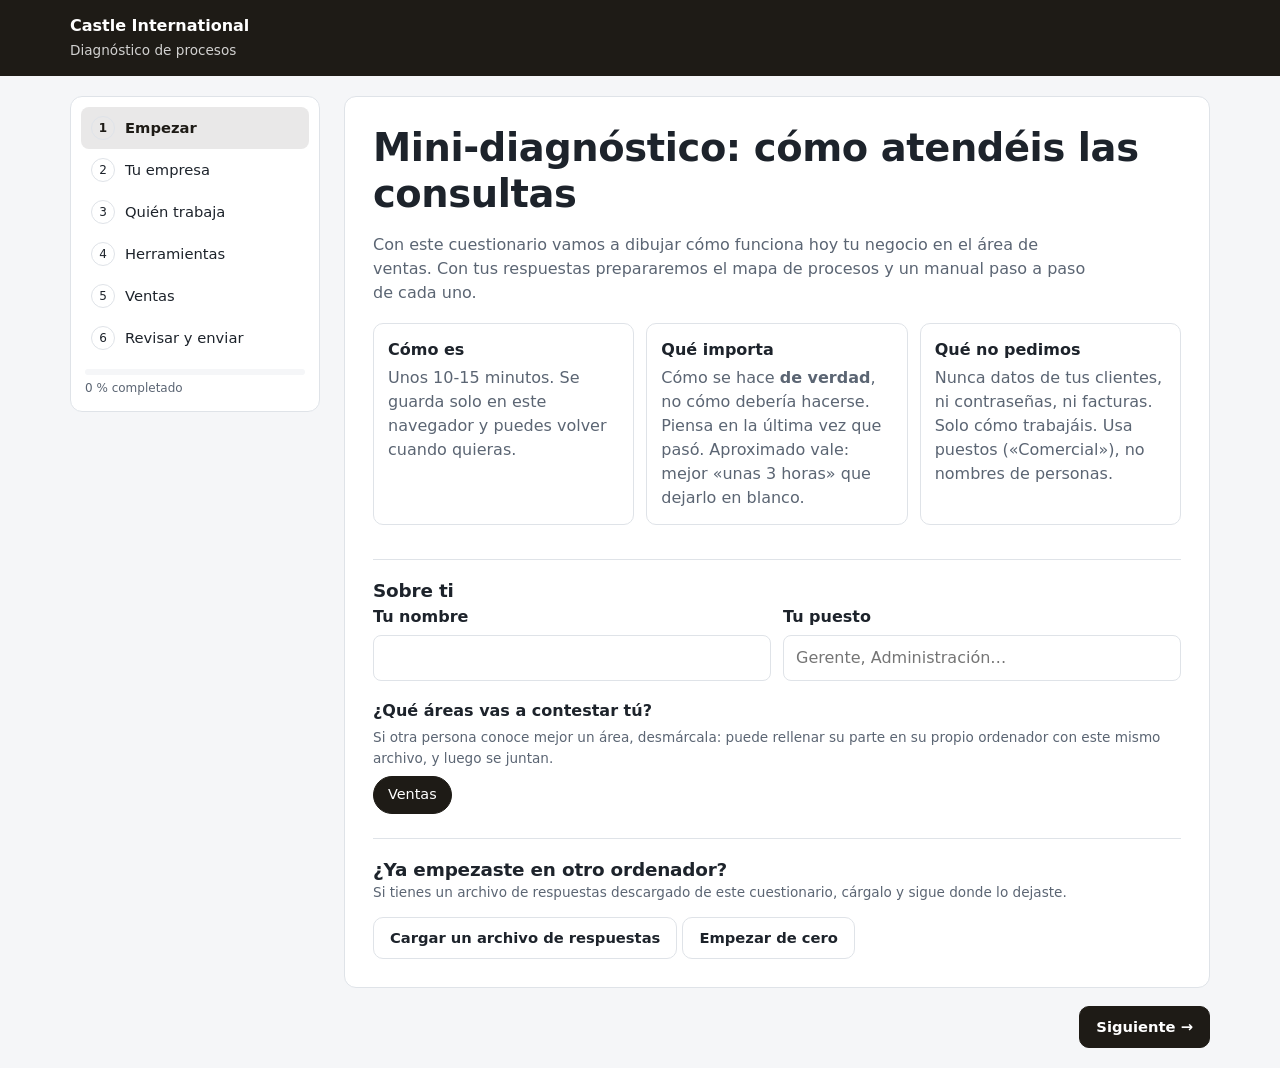
<file: mini-diagnostico.html>
<!doctype html>
<html lang="es">
<head>
<meta charset="utf-8">
<meta name="viewport" content="width=device-width, initial-scale=1">
<meta name="robots" content="noindex">
<title>Cuestionario de procesos · Castle International</title>
<style>
:root {
  --marca: #1f3a5f;
  --acento: #e4572e;
  --tinta: #1d232b;
  --suave: #5b6573;
  --linea: #dfe3e8;
  --fondo: #f5f6f8;
  --papel: #fff;
  --ok: #067647;
  --aviso: #b54708;
  --aviso-fondo: #fffaeb;
  --sugerido: #fff6d5;
  --radio: 12px;
  --letra: system-ui, -apple-system, "Segoe UI", Roboto, "Helvetica Neue", Arial, sans-serif;
}
* { box-sizing: border-box; }
html { scroll-behavior: smooth; }
body { margin: 0; font: 16px/1.5 var(--letra); color: var(--tinta); background: var(--fondo); -webkit-font-smoothing: antialiased; }
button, input, select, textarea { font: inherit; color: inherit; }
a { color: var(--marca); }
h1, h2, h3, h4 { line-height: 1.2; margin: 0 0 .4em; letter-spacing: -.01em; }
h1 { font-size: clamp(1.7rem, 4vw, 2.4rem); }
h2 { font-size: 1.5rem; }
h3 { font-size: 1.15rem; }
p { margin: 0 0 .9em; }
.suave { color: var(--suave); }
.oculto { display: none !important; }

/* ---------- estructura ---------- */
.cabecera { background: var(--marca); color: #fff; }
.cabecera-in { max-width: 1180px; margin: 0 auto; padding: 14px 20px; display: flex; align-items: center; gap: 14px; }
.cabecera img { height: 34px; max-width: 150px; object-fit: contain; background: #fff; border-radius: 6px; padding: 3px; }
.cabecera-txt { flex: 1; min-width: 0; }
.cabecera-txt b { display: block; }
.cabecera-txt span { font-size: .85rem; opacity: .8; }
.guardado { font-size: .78rem; opacity: .85; white-space: nowrap; }
.marco { max-width: 1180px; margin: 0 auto; padding: 20px; display: grid; grid-template-columns: 250px 1fr; gap: 24px; align-items: start; }
.lateral { position: sticky; top: 16px; background: var(--papel); border: 1px solid var(--linea); border-radius: var(--radio); padding: 10px; }
.lateral ol { list-style: none; margin: 0; padding: 0; }
.lateral li button { width: 100%; text-align: left; border: 0; background: none; padding: 9px 10px; border-radius: 8px; cursor: pointer; display: flex; gap: 10px; align-items: center; font-size: .92rem; }
.lateral li button:hover { background: var(--fondo); }
.lateral li button.actual { background: color-mix(in srgb, var(--marca) 10%, white); font-weight: 600; color: var(--marca); }
.lateral .num { width: 24px; height: 24px; border-radius: 50%; display: grid; place-items: center; font-size: .75rem; border: 1.5px solid var(--linea); flex: none; }
.lateral .hecho .num { background: var(--ok); border-color: var(--ok); color: #fff; }
.lateral .otra { opacity: .55; }
.lateral .otra small { display: block; font-size: .7rem; }
.progreso { height: 6px; background: var(--fondo); border-radius: 3px; overflow: hidden; margin: 10px 4px 4px; }
.progreso div { height: 100%; background: var(--acento); transition: width .3s; }
.progreso-txt { font-size: .75rem; color: var(--suave); margin: 0 4px 4px; }
.contenido, .lateral { min-width: 0; }
.seccion { background: var(--papel); border: 1px solid var(--linea); border-radius: var(--radio); padding: 28px; }
.seccion > h2 { margin-bottom: .25em; }
.intro { color: var(--suave); max-width: 720px; }
.bloque { border-top: 1px solid var(--linea); margin-top: 24px; padding-top: 20px; }
.bloque > h3 { margin-bottom: .2em; }
.bloque > .ayuda { margin-bottom: 14px; }
.navegacion { display: flex; justify-content: space-between; gap: 12px; margin-top: 18px; }

/* ---------- campos ---------- */
.campo { margin: 0 0 18px; }
.campo > label, .campo > .etiqueta { display: block; font-weight: 600; margin-bottom: 6px; }
.campo .opcional { font-weight: 400; color: var(--suave); font-size: .85rem; }
.ayuda { font-size: .85rem; color: var(--suave); margin: -2px 0 8px; }
input[type=text], input[type=number], input[type=email], select, textarea { width: 100%; border: 1px solid var(--linea); border-radius: 8px; padding: 10px 12px; background: #fff; transition: border-color .15s, box-shadow .15s; }
input:focus, select:focus, textarea:focus { outline: none; border-color: var(--marca); box-shadow: 0 0 0 3px color-mix(in srgb, var(--marca) 18%, transparent); }
textarea { min-height: 76px; resize: vertical; }
.fila { display: grid; gap: 12px; grid-template-columns: repeat(auto-fit, minmax(170px, 1fr)); }
.opciones { display: flex; flex-wrap: wrap; gap: 8px; }
.op { position: relative; }
.op input { position: absolute; opacity: 0; inset: 0; cursor: pointer; }
.op span { display: inline-block; border: 1px solid var(--linea); background: #fff; border-radius: 20px; padding: 7px 14px; font-size: .9rem; cursor: pointer; user-select: none; }
.op input:checked + span { background: var(--marca); border-color: var(--marca); color: #fff; }
.op input:focus-visible + span { box-shadow: 0 0 0 3px color-mix(in srgb, var(--marca) 25%, transparent); }
.op.nose span { border-style: dashed; }
.casilla { display: flex; gap: 10px; align-items: flex-start; cursor: pointer; }
.casilla input { margin-top: 4px; width: 18px; height: 18px; flex: none; }

.boton { border: 1px solid var(--linea); background: #fff; border-radius: 10px; padding: 9px 16px; cursor: pointer; font-weight: 600; font-size: .92rem; }
.boton:hover { border-color: var(--marca); color: var(--marca); }
.boton.principal { background: var(--marca); border-color: var(--marca); color: #fff; }
.boton.principal:hover { filter: brightness(1.1); color: #fff; }
.boton.acento { background: var(--acento); border-color: var(--acento); color: #fff; }
.boton.peligro:hover { border-color: #b42318; color: #b42318; }
.boton.peque { padding: 5px 10px; font-size: .8rem; border-radius: 8px; font-weight: 500; }
.boton:disabled { opacity: .5; cursor: default; }
.icono { border: 0; background: none; cursor: pointer; padding: 4px 7px; border-radius: 6px; color: var(--suave); font-size: .95rem; }
.icono:hover { background: var(--fondo); color: var(--tinta); }
.rapidos { display: flex; flex-wrap: wrap; gap: 6px; margin: 6px 0 14px; }
.rapidos button { border: 1px dashed #b8c0ca; background: #fff; border-radius: 16px; padding: 4px 12px; font-size: .85rem; cursor: pointer; }
.rapidos button:hover { border-color: var(--marca); color: var(--marca); }
.rapidos button[disabled] { opacity: .4; cursor: default; }

/* ---------- tarjetas de lista ---------- */
.tarjeta { border: 1px solid var(--linea); border-radius: 10px; padding: 14px; margin-bottom: 10px; background: #fff; }
.tarjeta-cab { display: flex; gap: 8px; align-items: center; margin-bottom: 10px; }
.tarjeta-cab input[type=text] { font-weight: 600; }
.tarjeta-cab .acciones { margin-left: auto; display: flex; gap: 2px; }
details.mas { margin-top: 8px; }
details.mas > summary { cursor: pointer; font-size: .85rem; color: var(--marca); font-weight: 600; }
details.mas[open] > summary { margin-bottom: 12px; }

/* ---------- procesos ---------- */
.catalogo { display: grid; grid-template-columns: repeat(auto-fill, minmax(240px, 1fr)); gap: 10px; }
.proc-op { border: 1px solid var(--linea); border-radius: 10px; padding: 12px 14px; background: #fff; cursor: pointer; display: flex; gap: 10px; align-items: flex-start; }
.proc-op:hover { border-color: var(--marca); }
.proc-op.elegido { border-color: var(--marca); background: color-mix(in srgb, var(--marca) 6%, white); }
.proc-op input { margin-top: 4px; width: 18px; height: 18px; flex: none; }
.proc-op b { display: block; font-size: .95rem; }
.proc-op small { color: var(--suave); font-size: .82rem; display: block; }
.proc-op .tipico { display: inline-block; font-size: .7rem; font-weight: 700; color: var(--ok); background: #ecfdf3; border-radius: 4px; padding: 0 6px; margin-top: 4px; }
.proceso { border: 1px solid var(--linea); border-radius: var(--radio); margin: 14px 0; background: #fff; overflow: hidden; }
.proceso > summary { list-style: none; cursor: pointer; padding: 14px 18px; display: flex; gap: 12px; align-items: center; background: #fafbfc; }
.proceso > summary::-webkit-details-marker { display: none; }
.proceso > summary::before { content: "▸"; color: var(--suave); transition: transform .2s; }
.proceso[open] > summary::before { transform: rotate(90deg); }
.proceso > summary b { flex: 1; }
.estado { font-size: .75rem; font-weight: 700; border-radius: 12px; padding: 2px 9px; white-space: nowrap; }
.estado.vacio { background: var(--fondo); color: var(--suave); }
.estado.medias { background: var(--aviso-fondo); color: var(--aviso); }
.estado.listo { background: #ecfdf3; color: var(--ok); }
.proceso-cuerpo { padding: 6px 18px 18px; }
.paso { border: 1px solid var(--linea); border-left: 4px solid var(--marca); border-radius: 10px; padding: 12px 14px; margin-bottom: 10px; background: #fff; }
.paso.decision { border-left-color: #f59e0b; }
.paso.espera { border-left-color: #94a3b8; }
.paso.comunicacion { border-left-color: #0ea5e9; }
.paso.sugerido { background: var(--sugerido); }
.paso-cab { display: flex; align-items: center; gap: 8px; margin-bottom: 10px; flex-wrap: wrap; }
.paso-num { width: 28px; height: 28px; border-radius: 50%; background: var(--marca); color: #fff; display: grid; place-items: center; font-weight: 700; font-size: .85rem; flex: none; }
.decision .paso-num { background: #f59e0b; }
.tipos { display: inline-flex; border: 1px solid var(--linea); border-radius: 8px; overflow: hidden; }
.tipos button { border: 0; background: #fff; padding: 5px 10px; font-size: .8rem; cursor: pointer; border-right: 1px solid var(--linea); }
.tipos button:last-child { border-right: 0; }
.tipos button.activo { background: var(--tinta); color: #fff; }
.paso-cab .acciones { margin-left: auto; display: flex; }
.etq-sugerido { font-size: .72rem; font-weight: 700; background: #fde68a; color: #92400e; border-radius: 4px; padding: 1px 7px; }
.opcion-dec { display: grid; grid-template-columns: 1fr 1.4fr auto; gap: 8px; align-items: start; margin-bottom: 8px; }
.opcion-dec .fin-txt { grid-column: 2 / 3; }
.avisito { font-size: .8rem; color: var(--aviso); background: var(--aviso-fondo); border-radius: 6px; padding: 4px 8px; margin-top: 6px; }
.relato { background: #f8fafc; border: 1px solid var(--linea); border-radius: 10px; padding: 14px 18px; font-size: .95rem; }
.relato ol { margin: .4em 0 .6em; padding-left: 1.3em; }
.relato li { margin-bottom: 3px; }
.relato .dec { list-style: none; margin-left: -1.3em; color: #92400e; }
.confirmado { color: var(--ok); font-weight: 700; }
.area-ajena { background: var(--aviso-fondo); border-radius: 10px; padding: 14px 18px; margin: 16px 0; }

/* ---------- revisión ---------- */
.revision li { margin-bottom: 4px; }
.revision .ok { color: var(--ok); }
.revision .falta { color: var(--aviso); }
.acciones-envio { display: flex; flex-wrap: wrap; gap: 10px; margin: 18px 0; }
.nota-envio { background: #ecfdf3; border-radius: 10px; padding: 14px 18px; }
.toast { position: fixed; left: 50%; bottom: 20px; transform: translateX(-50%); background: var(--tinta); color: #fff; padding: 10px 18px; border-radius: 10px; font-size: .9rem; z-index: 50; box-shadow: 0 6px 24px rgba(0,0,0,.2); }

@media (max-width: 860px) {
  .marco { grid-template-columns: 1fr; padding: 12px; gap: 12px; }
  .lateral { position: static; }
  .lateral ol { display: flex; overflow-x: auto; gap: 4px; }
  .lateral li button { white-space: nowrap; padding: 6px 8px; }
  .lateral li button .txt { display: none; }
  .lateral li button.actual .txt { display: inline; }
  .seccion { padding: 18px 16px; }
  .opcion-dec { grid-template-columns: 1fr; }
  .opcion-dec .fin-txt { grid-column: auto; }
  .proceso-cuerpo { padding: 6px 12px 14px; }
  .guardado { display: none; }
}
@media print {
  .lateral, .navegacion, .boton, .icono, .rapidos, .tipos, .cabecera .guardado { display: none !important; }
  .marco { display: block; padding: 0; }
  .seccion { border: 0; padding: 0; }
  details { display: block; }
  details > * { display: block !important; }
}
</style>
</head>
<body>
<header class="cabecera"><div class="cabecera-in" id="cabecera"></div></header>
<div class="marco">
  <nav class="lateral" aria-label="Secciones"><ol id="indice"></ol><div class="progreso"><div id="barra"></div></div><p class="progreso-txt" id="progreso-txt"></p></nav>
  <main class="contenido"><div id="seccion"></div>
    <div class="navegacion"><button class="boton" id="anterior" type="button">← Anterior</button><button class="boton principal" id="siguiente" type="button">Siguiente →</button></div>
  </main>
</div>
<input type="file" id="cargar-archivo" accept=".json,application/json" class="oculto">
<script>
/* La marca del consultor y el catálogo de procesos típicos los escribe
   herramientas/formulario.mjs al generar este archivo. */
var MARCA = /*__MARCA__*/{"nombre":"Castle International","eslogan":"Diagnóstico de procesos","email":"castleinternacional@gmail.com","web":"","telefono":"","color_principal":"#1E1B16","color_acento":"#B8924A","logo_data":"","webhook_formulario":"","cliente":""};
var CATALOGO = /*__CATALOGO__*/{"tipos_negocio":{"servicios":"Servicios profesionales (consultoría, despacho, reformas, formación…)","ecommerce":"Tienda online","local":"Comercio o negocio local (tienda, hostelería, taller…)","agencia":"Agencia o estudio creativo","clinica":"Clínica o centro de salud y bienestar","otro":"Otro"},"procesos":[{"id":"mkt-plan","area":"marketing","para":["todos"],"nombre":"Planificación de marketing y contenidos","alcance":"Desde que toca planificar el mes hasta que el calendario está aprobado.","disparador":"calendario","disparador_texto":"Cada mes","resultado":"Calendario aprobado","pasos":[{"que":"Revisar resultados del mes anterior","tipo":"tarea"},{"que":"Definir objetivos y ofertas del mes","tipo":"tarea"},{"que":"Elegir temas y canales","tipo":"tarea"},{"que":"Crear el calendario de publicaciones","tipo":"tarea"},{"que":"Aprobar el calendario","tipo":"decision","pregunta":"¿Se aprueba?","opciones":[{"texto":"Sí"},{"texto":"No, hay cambios","destino":"paso:3"}]},{"que":"Compartir el calendario con el equipo","tipo":"tarea"}]},{"id":"mkt-contenido","area":"marketing","para":["todos"],"nombre":"Creación y publicación de contenido en redes","alcance":"Desde que se elige un tema hasta que está publicado y se responden los comentarios.","disparador":"calendario","disparador_texto":"Según el calendario de publicaciones","resultado":"Contenido publicado","pasos":[{"que":"Redactar el texto o guion","tipo":"tarea"},{"que":"Diseñar la imagen o grabar el vídeo","tipo":"tarea"},{"que":"Revisar el contenido","tipo":"decision","pregunta":"¿Está aprobado?","opciones":[{"texto":"Sí"},{"texto":"No, corregir","destino":"paso:1"}]},{"que":"Programar la publicación","tipo":"tarea"},{"que":"Responder comentarios y mensajes","tipo":"tarea"},{"que":"Apuntar los resultados","tipo":"tarea"}]},{"id":"mkt-anuncios","area":"marketing","para":["todos"],"nombre":"Campañas de publicidad de pago","alcance":"Desde que se decide anunciar algo hasta que la campaña termina y se revisan resultados.","disparador":"decision","resultado":"Campaña terminada","pasos":[{"que":"Definir objetivo y presupuesto","tipo":"tarea"},{"que":"Preparar anuncios y textos","tipo":"tarea"},{"que":"Configurar la campaña","tipo":"tarea"},{"que":"Aprobar la inversión","tipo":"tarea"},{"que":"Lanzar la campaña","tipo":"tarea"},{"que":"Esperar una semana","tipo":"espera","espera":"una semana"},{"que":"Revisar resultados y ajustar","tipo":"tarea"},{"que":"Redactar el informe de la campaña","tipo":"tarea"}]},{"id":"mkt-leads","area":"marketing","para":["todos"],"nombre":"Captación de contactos interesados (leads)","alcance":"Desde que alguien deja sus datos o escribe hasta que se pasa a ventas.","disparador":"cliente","disparador_texto":"Alguien deja sus datos o escribe","resultado":"Contacto entregado a ventas","pasos":[{"que":"Recibir los datos del interesado","tipo":"comunicacion","sentido":"recibe","con":"cliente","mensaje":"Datos de contacto"},{"que":"Apuntar el contacto","tipo":"tarea"},{"que":"Enviar respuesta o información","tipo":"comunicacion","sentido":"envia","con":"cliente","mensaje":"Información"},{"que":"Comprobar si es un contacto válido","tipo":"decision","pregunta":"¿Es un contacto válido?","opciones":[{"texto":"Sí"},{"texto":"No (spam o repetido)","destino":"fin","fin":"Contacto descartado"}]},{"que":"Pasar el contacto a ventas","tipo":"tarea"}]},{"id":"mkt-email","area":"marketing","para":["todos"],"nombre":"Email marketing y newsletter","alcance":"Desde que se decide enviar un email hasta que se revisan sus resultados.","disparador":"calendario","disparador_texto":"Cada semana o mes","resultado":"Email enviado","pasos":[{"que":"Decidir tema y a quién se envía","tipo":"tarea"},{"que":"Redactar el email","tipo":"tarea"},{"que":"Maquetar el email","tipo":"tarea"},{"que":"Enviar una prueba y revisarla","tipo":"tarea"},{"que":"Programar el envío","tipo":"tarea"},{"que":"Revisar aperturas y clics","tipo":"tarea"}]},{"id":"mkt-resenas","area":"marketing","para":["local","clinica","servicios","ecommerce"],"nombre":"Gestión de reseñas y reputación","alcance":"Desde que termina un servicio o llega una reseña hasta que está respondida.","disparador":"otro","disparador_texto":"Llega una reseña nueva","resultado":"Reseña respondida","pasos":[{"que":"Revisar las reseñas nuevas","tipo":"tarea"},{"que":"Ver si es negativa","tipo":"decision","pregunta":"¿Es negativa?","opciones":[{"texto":"Sí"},{"texto":"No","destino":"paso:5"}]},{"que":"Avisar al responsable","tipo":"tarea"},{"que":"Contactar con el cliente","tipo":"comunicacion","sentido":"envia","con":"cliente","mensaje":"Disculpa y propuesta"},{"que":"Responder la reseña","tipo":"tarea"}]},{"id":"mkt-informe","area":"marketing","para":["todos"],"nombre":"Medición e informe de marketing","alcance":"Desde que toca revisar números hasta que se presentan y se decide qué cambiar.","disparador":"calendario","disparador_texto":"Cada mes","resultado":"Informe presentado","pasos":[{"que":"Sacar los datos de cada plataforma","tipo":"tarea"},{"que":"Juntar los datos en una hoja","tipo":"tarea"},{"que":"Calcular contactos, coste y ventas por canal","tipo":"tarea"},{"que":"Presentar los resultados a dirección","tipo":"tarea"},{"que":"Apuntar las decisiones","tipo":"tarea"}]},{"id":"mkt-promo","area":"marketing","para":["local","ecommerce"],"nombre":"Lanzamiento de promociones y ofertas","alcance":"Desde que se piensa una oferta hasta que se desactiva.","disparador":"decision","resultado":"Promoción cerrada","pasos":[{"que":"Definir la oferta y sus condiciones","tipo":"tarea"},{"que":"Calcular el margen","tipo":"tarea"},{"que":"Aprobar la promoción","tipo":"tarea"},{"que":"Preparar materiales (cartel, web, códigos)","tipo":"tarea"},{"que":"Informar al equipo","tipo":"tarea"},{"que":"Activar la promoción","tipo":"tarea"},{"que":"Desactivar la promoción","tipo":"tarea"}]},{"id":"ven-leads","area":"ventas","para":["todos"],"nombre":"Atención de interesados (leads)","alcance":"Desde que llega un interesado hasta que se agenda una reunión o se descarta.","disparador":"cliente","disparador_texto":"Llega un interesado","resultado":"Reunión agendada","pasos":[{"que":"Apuntar el contacto","tipo":"tarea"},{"que":"Contactar con el interesado","tipo":"comunicacion","sentido":"envia","con":"cliente","mensaje":"Primer contacto"},{"que":"Ver si responde","tipo":"decision","pregunta":"¿Responde?","opciones":[{"texto":"Sí"},{"texto":"No","destino":"fin","fin":"Interesado sin respuesta"}]},{"que":"Preguntar qué necesita, presupuesto y plazo","tipo":"tarea"},{"que":"Ver si encaja","tipo":"decision","pregunta":"¿Encaja con lo que ofrecemos?","opciones":[{"texto":"Sí"},{"texto":"No","destino":"fin","fin":"Interesado descartado"}]},{"que":"Agendar la reunión","tipo":"tarea"}]},{"id":"ven-reunion","area":"ventas","para":["servicios","agencia"],"nombre":"Reunión o visita comercial","alcance":"Desde que hay una reunión agendada hasta que se decide preparar propuesta o no.","disparador":"proceso","resultado":"Propuesta solicitada","pasos":[{"que":"Revisar la ficha del cliente","tipo":"tarea"},{"que":"Confirmar la cita","tipo":"comunicacion","sentido":"envia","con":"cliente","mensaje":"Confirmación de la cita"},{"que":"Celebrar la reunión o la visita","tipo":"tarea"},{"que":"Apuntar las notas","tipo":"tarea"},{"que":"Ver si encaja la oferta","tipo":"decision","pregunta":"¿Encaja la oferta?","opciones":[{"texto":"Sí"},{"texto":"No","destino":"fin","fin":"Oportunidad descartada"}]},{"que":"Enviar resumen y próximos pasos","tipo":"comunicacion","sentido":"envia","con":"cliente","mensaje":"Resumen de la reunión"}]},{"id":"ven-presupuesto","area":"ventas","para":["todos"],"nombre":"Elaboración y seguimiento de presupuestos","alcance":"Desde que alguien pide precio hasta que acepta, rechaza o deja de contestar.","disparador":"cliente","disparador_texto":"El cliente pide presupuesto","resultado":"Presupuesto aceptado","pasos":[{"que":"Reunir lo que necesita el cliente","tipo":"tarea"},{"que":"Calcular precio y margen","tipo":"tarea"},{"que":"Preparar el presupuesto","tipo":"tarea"},{"que":"Enviar el presupuesto","tipo":"comunicacion","sentido":"envia","con":"cliente","mensaje":"Presupuesto"},{"que":"Esperar respuesta","tipo":"espera","espera":"unos días"},{"que":"Llamar o escribir para hacer seguimiento","tipo":"comunicacion","sentido":"envia","con":"cliente","mensaje":"Recordatorio"},{"que":"Ver qué responde","tipo":"decision","pregunta":"¿Qué responde el cliente?","opciones":[{"texto":"Acepta"},{"texto":"Pide cambios","destino":"paso:2"},{"texto":"Rechaza","destino":"fin","fin":"Presupuesto rechazado"}]}]},{"id":"ven-cierre","area":"ventas","para":["servicios","agencia"],"nombre":"Cierre de la venta y alta del cliente","alcance":"Desde que el cliente dice que sí hasta que pasa al equipo que hace el trabajo.","disparador":"proceso","resultado":"Cliente dado de alta","pasos":[{"que":"Preparar el contrato o pedido","tipo":"tarea"},{"que":"Enviar el contrato para firmar","tipo":"comunicacion","sentido":"envia","con":"cliente","mensaje":"Contrato"},{"que":"Recibir el contrato firmado","tipo":"comunicacion","sentido":"recibe","con":"cliente","mensaje":"Contrato firmado"},{"que":"Emitir la factura de anticipo","tipo":"tarea"},{"que":"Comprobar el cobro del anticipo","tipo":"tarea"},{"que":"Dar de alta al cliente","tipo":"tarea"},{"que":"Pasar el cliente al equipo","tipo":"tarea"}]},{"id":"ven-mostrador","area":"ventas","para":["local"],"nombre":"Venta en tienda o mostrador","alcance":"Desde que entra un cliente hasta que sale con su compra o sin ella.","disparador":"cliente","disparador_texto":"Entra un cliente","resultado":"Venta cobrada","pasos":[{"que":"Atender al cliente","tipo":"tarea"},{"que":"Asesorar sobre el producto","tipo":"tarea"},{"que":"Comprobar stock y precio","tipo":"tarea"},{"que":"Ver si compra","tipo":"decision","pregunta":"¿Compra?","opciones":[{"texto":"Sí"},{"texto":"No","destino":"fin","fin":"Cliente sin compra"}]},{"que":"Cobrar","tipo":"tarea"},{"que":"Dar el ticket o la factura","tipo":"tarea"}]},{"id":"ven-pedido-web","area":"ventas","para":["ecommerce"],"nombre":"Pedidos online","alcance":"Desde que entra un pedido en la web hasta que está confirmado y pasa a preparación.","disparador":"cliente","disparador_texto":"Entra un pedido en la web","resultado":"Pedido confirmado","pasos":[{"que":"Comprobar el cobro","tipo":"tarea"},{"que":"Revisar el pedido y la dirección","tipo":"tarea"},{"que":"Ver si el pedido es válido","tipo":"decision","pregunta":"¿Es válido?","opciones":[{"texto":"Sí"},{"texto":"No","destino":"fin","fin":"Pedido cancelado"}]},{"que":"Confirmar el pedido al cliente","tipo":"comunicacion","sentido":"envia","con":"cliente","mensaje":"Confirmación del pedido"},{"que":"Pasar el pedido a preparación","tipo":"tarea"}]},{"id":"ven-embudo","area":"ventas","para":["servicios","agencia"],"nombre":"Revisión del embudo y previsión de ventas","alcance":"La revisión periódica de oportunidades abiertas.","disparador":"calendario","disparador_texto":"Cada semana","resultado":"Previsión actualizada","pasos":[{"que":"Actualizar el estado de cada oportunidad","tipo":"tarea"},{"que":"Revisar las oportunidades paradas","tipo":"tarea"},{"que":"Celebrar la reunión de ventas","tipo":"tarea"},{"que":"Estimar las ventas del mes","tipo":"tarea"},{"que":"Repartir acciones","tipo":"tarea"}]},{"id":"ven-recompra","area":"ventas","para":["todos"],"nombre":"Renovaciones y recompra","alcance":"Desde que toca renovar o volver a ofrecer algo a un cliente actual hasta que renueva o se pierde.","disparador":"calendario","disparador_texto":"Se acerca la fecha de renovación","resultado":"Cliente renovado","pasos":[{"que":"Revisar el historial del cliente","tipo":"tarea"},{"que":"Contactar con el cliente","tipo":"comunicacion","sentido":"envia","con":"cliente","mensaje":"Propuesta de renovación"},{"que":"Presentar la oferta","tipo":"tarea"},{"que":"Ver si acepta","tipo":"decision","pregunta":"¿Acepta?","opciones":[{"texto":"Sí"},{"texto":"No","destino":"fin","fin":"Cliente perdido"}]},{"que":"Registrar la renovación","tipo":"tarea"}]},{"id":"ful-onboarding","area":"fulfillment","para":["servicios","agencia"],"nombre":"Bienvenida e incorporación de un cliente nuevo","alcance":"Desde que ventas pasa un cliente nuevo hasta que todo está listo para empezar el trabajo.","disparador":"proceso","resultado":"Cliente listo para empezar","pasos":[{"que":"Enviar bienvenida y cuestionario","tipo":"comunicacion","sentido":"envia","con":"cliente","mensaje":"Bienvenida y cuestionario"},{"que":"Recibir accesos y documentación","tipo":"comunicacion","sentido":"recibe","con":"cliente","mensaje":"Accesos y documentación"},{"que":"Ver si la información está completa","tipo":"decision","pregunta":"¿Está completa?","opciones":[{"texto":"Sí"},{"texto":"No, falta algo","destino":"paso:2"}]},{"que":"Crear el proyecto","tipo":"tarea"},{"que":"Celebrar la reunión de arranque","tipo":"tarea"},{"que":"Confirmar plan y calendario","tipo":"comunicacion","sentido":"envia","con":"cliente","mensaje":"Plan y calendario"}]},{"id":"ful-entrega","area":"fulfillment","para":["servicios","agencia"],"nombre":"Ejecución y entrega del servicio o proyecto","alcance":"Desde que se empieza a trabajar hasta que el cliente tiene la entrega final.","disparador":"proceso","resultado":"Proyecto entregado","pasos":[{"que":"Planificar las tareas","tipo":"tarea"},{"que":"Asignar a las personas","tipo":"tarea"},{"que":"Producir el trabajo","tipo":"tarea"},{"que":"Revisar internamente","tipo":"tarea"},{"que":"Enviar al cliente","tipo":"comunicacion","sentido":"envia","con":"cliente","mensaje":"Entrega para revisar"},{"que":"Ver si lo aprueba","tipo":"decision","pregunta":"¿Lo aprueba el cliente?","opciones":[{"texto":"Sí"},{"texto":"No, pide cambios","destino":"paso:3"}]},{"que":"Entregar la versión final","tipo":"comunicacion","sentido":"envia","con":"cliente","mensaje":"Entrega final"},{"que":"Avisar a administración para facturar","tipo":"tarea"}]},{"id":"ful-citas","area":"fulfillment","para":["clinica","local"],"nombre":"Citas y atención al cliente o paciente","alcance":"Desde que alguien pide cita hasta que se le atiende, se cobra y se programa el seguimiento.","disparador":"cliente","disparador_texto":"Alguien pide cita","resultado":"Servicio realizado","pasos":[{"que":"Consultar la agenda","tipo":"tarea"},{"que":"Reservar la cita","tipo":"tarea"},{"que":"Enviar confirmación y recordatorio","tipo":"comunicacion","sentido":"envia","con":"cliente","mensaje":"Confirmación de la cita"},{"que":"Ver si confirma","tipo":"decision","pregunta":"¿Confirma la cita?","opciones":[{"texto":"Sí"},{"texto":"No","destino":"fin","fin":"Cita cancelada"}]},{"que":"Recibir al cliente o paciente","tipo":"tarea"},{"que":"Atender la consulta o el servicio","tipo":"tarea"},{"que":"Apuntar en la ficha","tipo":"tarea"},{"que":"Cobrar el servicio","tipo":"tarea"},{"que":"Programar el seguimiento","tipo":"tarea"}]},{"id":"ful-envios","area":"fulfillment","para":["ecommerce"],"nombre":"Preparación y envío de pedidos","alcance":"Desde que un pedido está confirmado hasta que sale con el transportista.","disparador":"proceso","resultado":"Pedido enviado","pasos":[{"que":"Imprimir la hoja del pedido","tipo":"tarea"},{"que":"Recoger los productos","tipo":"tarea"},{"que":"Ver si hay stock","tipo":"decision","pregunta":"¿Hay stock?","opciones":[{"texto":"Sí"},{"texto":"No","destino":"fin","fin":"Pedido retrasado por falta de stock"}]},{"que":"Empaquetar el pedido","tipo":"tarea"},{"que":"Generar la etiqueta de envío","tipo":"tarea"},{"que":"Entregar al transportista","tipo":"tarea"},{"que":"Enviar el seguimiento al cliente","tipo":"comunicacion","sentido":"envia","con":"cliente","mensaje":"Número de seguimiento"},{"que":"Actualizar el stock","tipo":"tarea"}]},{"id":"ful-devoluciones","area":"fulfillment","para":["ecommerce","local"],"nombre":"Devoluciones y cambios","alcance":"Desde que un cliente pide devolver o cambiar algo hasta que se le reembolsa o se rechaza.","disparador":"cliente","disparador_texto":"Un cliente pide una devolución","resultado":"Devolución reembolsada","pasos":[{"que":"Comprobar plazo y estado","tipo":"tarea"},{"que":"Ver si se acepta","tipo":"decision","pregunta":"¿Se acepta?","opciones":[{"texto":"Sí"},{"texto":"No","destino":"fin","fin":"Devolución rechazada"}]},{"que":"Enviar instrucciones o etiqueta","tipo":"comunicacion","sentido":"envia","con":"cliente","mensaje":"Instrucciones de devolución"},{"que":"Recibir el producto","tipo":"comunicacion","sentido":"recibe","con":"cliente","mensaje":"Producto devuelto"},{"que":"Revisar el producto","tipo":"tarea"},{"que":"Reembolsar o cambiar","tipo":"tarea"},{"que":"Reponer el stock","tipo":"tarea"}]},{"id":"ful-incidencias","area":"fulfillment","para":["todos"],"nombre":"Atención de dudas e incidencias","alcance":"Desde que un cliente pregunta o tiene un problema hasta que queda resuelto.","disparador":"cliente","disparador_texto":"Llega una duda o un problema","resultado":"Incidencia resuelta","pasos":[{"que":"Apuntar la incidencia","tipo":"tarea"},{"que":"Ver si se resuelve al momento","tipo":"decision","pregunta":"¿Se resuelve al momento?","opciones":[{"texto":"Sí","destino":"paso:5"},{"texto":"No"}]},{"que":"Pasar a quien sabe resolverlo","tipo":"tarea"},{"que":"Resolver la incidencia","tipo":"tarea"},{"que":"Responder al cliente","tipo":"comunicacion","sentido":"envia","con":"cliente","mensaje":"Respuesta"},{"que":"Cerrar la incidencia y apuntar la causa","tipo":"tarea"}]},{"id":"ful-quejas","area":"fulfillment","para":["local","clinica","ecommerce"],"nombre":"Quejas y reclamaciones","alcance":"Desde que llega una queja formal hasta que se responde y se cierra.","disparador":"cliente","disparador_texto":"Llega una queja","resultado":"Queja resuelta","pasos":[{"que":"Registrar la reclamación","tipo":"tarea"},{"que":"Analizar la causa","tipo":"tarea"},{"que":"Proponer una solución","tipo":"tarea"},{"que":"Responder al cliente","tipo":"comunicacion","sentido":"envia","con":"cliente","mensaje":"Respuesta a la reclamación"},{"que":"Revisar que se ha solucionado","tipo":"tarea"}]},{"id":"ful-stock","area":"fulfillment","para":["ecommerce","local"],"nombre":"Control de stock y reposición","alcance":"Desde que se revisa el stock hasta que la mercancía está repuesta.","disparador":"calendario","disparador_texto":"Cada semana","resultado":"Stock repuesto","pasos":[{"que":"Revisar niveles de stock","tipo":"tarea"},{"que":"Ver si algo está bajo mínimo","tipo":"decision","pregunta":"¿Algo bajo mínimo?","opciones":[{"texto":"Sí"},{"texto":"No","destino":"fin","fin":"Stock correcto"}]},{"que":"Pedir la mercancía al proveedor","tipo":"comunicacion","sentido":"envia","con":"proveedor","mensaje":"Pedido"},{"que":"Recibir la mercancía","tipo":"comunicacion","sentido":"recibe","con":"proveedor","mensaje":"Mercancía y albarán"},{"que":"Revisar la mercancía","tipo":"tarea"},{"que":"Dar de alta la entrada","tipo":"tarea"}]},{"id":"adm-facturacion","area":"administracion","para":["todos"],"nombre":"Facturación a clientes","alcance":"Desde que toca facturar hasta que la factura está enviada y archivada.","disparador":"otro","disparador_texto":"Se termina un trabajo o llega fin de mes","resultado":"Factura enviada","pasos":[{"que":"Comprobar datos fiscales y condiciones","tipo":"tarea"},{"que":"Emitir la factura","tipo":"tarea"},{"que":"Enviar la factura al cliente","tipo":"comunicacion","sentido":"envia","con":"cliente","mensaje":"Factura"},{"que":"Apuntar la factura","tipo":"tarea"},{"que":"Archivar la factura","tipo":"tarea"}]},{"id":"adm-cobros","area":"administracion","para":["todos"],"nombre":"Cobro y reclamación de impagos","alcance":"Desde que vence una factura hasta que se cobra o se da por perdida.","disparador":"calendario","disparador_texto":"Cada semana se revisan vencimientos","resultado":"Factura cobrada","pasos":[{"que":"Revisar las facturas vencidas","tipo":"tarea"},{"que":"Comprobar los cobros en el banco","tipo":"tarea"},{"que":"Ver si está cobrada","tipo":"decision","pregunta":"¿Está cobrada?","opciones":[{"texto":"Sí","destino":"fin","fin":"Factura cobrada"},{"texto":"No"}]},{"que":"Enviar un recordatorio","tipo":"comunicacion","sentido":"envia","con":"cliente","mensaje":"Recordatorio de pago"},{"que":"Esperar unos días","tipo":"espera","espera":"unos días"},{"que":"Llamar al cliente","tipo":"comunicacion","sentido":"envia","con":"cliente","mensaje":"Reclamación de pago"},{"que":"Ver si paga","tipo":"decision","pregunta":"¿Paga?","opciones":[{"texto":"Sí","destino":"fin","fin":"Factura cobrada"},{"texto":"No","destino":"fin","fin":"Deuda en reclamación"}]}]},{"id":"adm-compras","area":"administracion","para":["todos"],"nombre":"Compras y pago a proveedores","alcance":"Desde que hace falta comprar algo hasta que la factura del proveedor está pagada.","disparador":"decision","resultado":"Factura del proveedor pagada","pasos":[{"que":"Pedir presupuestos","tipo":"comunicacion","sentido":"envia","con":"proveedor","mensaje":"Petición de presupuesto"},{"que":"Aprobar la compra","tipo":"tarea"},{"que":"Enviar el pedido al proveedor","tipo":"comunicacion","sentido":"envia","con":"proveedor","mensaje":"Pedido"},{"que":"Recibir la mercancía o el servicio","tipo":"comunicacion","sentido":"recibe","con":"proveedor","mensaje":"Mercancía o servicio"},{"que":"Recibir la factura del proveedor","tipo":"comunicacion","sentido":"recibe","con":"proveedor","mensaje":"Factura del proveedor"},{"que":"Comprobar pedido, albarán y factura","tipo":"tarea"},{"que":"Pagar la factura","tipo":"tarea"},{"que":"Archivar la documentación","tipo":"tarea"}]},{"id":"adm-gastos","area":"administracion","para":["todos"],"nombre":"Gastos y tickets","alcance":"Desde que alguien paga un gasto hasta que está contabilizado (y reembolsado si toca).","disparador":"otro","disparador_texto":"Alguien paga un gasto de la empresa","resultado":"Gasto contabilizado","pasos":[{"que":"Fotografiar o guardar el ticket","tipo":"tarea"},{"que":"Enviar el ticket a administración","tipo":"tarea"},{"que":"Clasificar el gasto","tipo":"tarea"},{"que":"Aprobar el gasto","tipo":"tarea"},{"que":"Reembolsar a la persona","tipo":"tarea"},{"que":"Contabilizar el gasto","tipo":"tarea"}]},{"id":"adm-cierre","area":"administracion","para":["todos"],"nombre":"Cierre del mes e impuestos","alcance":"Desde que acaba el mes o el trimestre hasta que los impuestos están presentados.","disparador":"calendario","disparador_texto":"Fin de mes o de trimestre","resultado":"Periodo cerrado","pasos":[{"que":"Reunir facturas emitidas y recibidas","tipo":"tarea"},{"que":"Cuadrar el banco","tipo":"tarea"},{"que":"Enviar la documentación a la gestoría","tipo":"comunicacion","sentido":"envia","con":"gestoria","mensaje":"Documentación del periodo"},{"que":"Recibir el borrador de impuestos","tipo":"comunicacion","sentido":"recibe","con":"gestoria","mensaje":"Borrador de impuestos"},{"que":"Revisar y aprobar el borrador","tipo":"tarea"},{"que":"Pagar los impuestos","tipo":"tarea"}]},{"id":"adm-nominas","area":"administracion","para":["todos"],"nombre":"Nóminas","alcance":"Desde que se recogen las incidencias del mes hasta que las nóminas están pagadas.","disparador":"calendario","disparador_texto":"Cada mes","resultado":"Nóminas pagadas","pasos":[{"que":"Reunir altas, bajas, vacaciones y horas","tipo":"tarea"},{"que":"Enviar las incidencias a la gestoría","tipo":"comunicacion","sentido":"envia","con":"gestoria","mensaje":"Incidencias del mes"},{"que":"Recibir el borrador de nóminas","tipo":"comunicacion","sentido":"recibe","con":"gestoria","mensaje":"Borrador de nóminas"},{"que":"Revisar las nóminas","tipo":"decision","pregunta":"¿Están bien?","opciones":[{"texto":"Sí"},{"texto":"No, hay errores","destino":"paso:2"}]},{"que":"Pagar las nóminas","tipo":"tarea"},{"que":"Archivar las nóminas","tipo":"tarea"}]},{"id":"adm-seleccion","area":"administracion","para":["todos"],"nombre":"Selección y contratación de personal","alcance":"Desde que hace falta una persona hasta que está contratada.","disparador":"decision","resultado":"Persona contratada","pasos":[{"que":"Definir el puesto","tipo":"tarea"},{"que":"Publicar la oferta","tipo":"tarea"},{"que":"Filtrar candidaturas","tipo":"tarea"},{"que":"Entrevistar candidatos","tipo":"tarea"},{"que":"Elegir candidato","tipo":"tarea"},{"que":"Ver si acepta la oferta","tipo":"decision","pregunta":"¿Acepta?","opciones":[{"texto":"Sí"},{"texto":"No","destino":"paso:5"}]},{"que":"Firmar el contrato y dar de alta","tipo":"tarea"}]},{"id":"adm-incorporacion","area":"administracion","para":["todos"],"nombre":"Incorporación de personas al equipo","alcance":"Desde que alguien firma hasta que termina su periodo de prueba.","disparador":"proceso","resultado":"Incorporación completada","pasos":[{"que":"Preparar accesos y equipo","tipo":"tarea"},{"que":"Dar la bienvenida","tipo":"tarea"},{"que":"Explicar cómo se trabaja","tipo":"tarea"},{"que":"Asignar una persona de referencia","tipo":"tarea"},{"que":"Esperar 30 días","tipo":"espera","espera":"30 días"},{"que":"Revisar cómo va","tipo":"tarea"}]}]};
var AJUSTES = /*__AJUSTES__*/{"textos":{"titulo":"Mini-diagnóstico: cómo atendéis las consultas","introduccion":"Con este cuestionario vamos a dibujar cómo funciona hoy tu negocio en {areas}. Con tus respuestas prepararemos el mapa de procesos y un manual paso a paso de cada uno.","tiempo":"Unos 10-15 minutos. Se guarda solo en este navegador y puedes volver cuando quieras.","nota_final":""},"areas":{"marketing":{"activa":false,"nombre":"Marketing","descripcion":"Cómo os da a conocer el negocio y cómo llegan los interesados: redes, anuncios, contenido, web, reseñas."},"ventas":{"activa":true,"nombre":"Ventas","descripcion":"Desde que alguien se interesa hasta que compra: contactos, reuniones, presupuestos, seguimiento y cierre."},"fulfillment":{"activa":false,"nombre":"Fulfillment","descripcion":"La entrega y el servicio: cómo hacéis y entregáis lo que vendéis, y la atención después (pedidos, citas, incidencias)."},"administracion":{"activa":false,"nombre":"Administración","descripcion":"Lo que sostiene el negocio por detrás: facturas, cobros, pagos, impuestos, nóminas y personal."}},"secciones":{"empresa_para_afinar":false,"pasos_tipicos":true,"detalle_de_cada_paso":false,"proceso_para_terminar":true,"seguridad":false,"ia":false},"preguntas_extra":[{"id":"canales_entrada","seccion":"ventas","pregunta":"¿Por qué vías os llegan las consultas de clientes nuevos?","tipo":"varias","opciones":["Llamadas","WhatsApp","Email","Formulario de la web","Redes sociales","Google (ficha de empresa)","Recomendaciones","Otra"],"ayuda":"Marca todas las que uses.","obligatoria":false},{"id":"ficha_google","seccion":"ventas","pregunta":"¿Tenéis ficha de Google (Google Maps) con reseñas?","tipo":"una","opciones":["No tenemos","Sí, con pocas reseñas (menos de 10)","Sí, con bastantes reseñas (10 o más)","No lo sé"],"ayuda":"","obligatoria":false},{"id":"tiene_web","seccion":"ventas","pregunta":"¿Tenéis página web?","tipo":"una","opciones":["No tenemos","Sí, pero está desactualizada","Sí, y la cuidamos","Solo redes sociales"],"ayuda":"","obligatoria":false},{"id":"origen_obras","seccion":"ventas","pregunta":"¿De dónde vienen la mayoría de vuestras obras nuevas?","tipo":"varias","opciones":["Recomendaciones","Google","Redes sociales","Publicidad pagada","Plataformas (Habitissimo, etc.)","Otra"],"ayuda":"Marca las que más se repiten.","obligatoria":false},{"id":"consultas_semana","seccion":"ventas","pregunta":"¿Cuántas consultas nuevas recibís a la semana, más o menos?","tipo":"numero","opciones":[],"ayuda":"","obligatoria":false},{"id":"quien_responde","seccion":"ventas","pregunta":"¿Quién contesta las consultas y cuánto tarda en hacerlo?","tipo":"texto","opciones":[],"ayuda":"Por ejemplo: «el dueño, el mismo día» o «la administrativa, al día siguiente».","obligatoria":false},{"id":"consultas_perdidas","seccion":"ventas","pregunta":"¿Alguna vez se os ha pasado una consulta sin contestar o habéis tardado tanto que el cliente se fue?","tipo":"una","opciones":["Nunca","Alguna vez al año","Una vez al mes o más","Constantemente"],"ayuda":"","obligatoria":false},{"id":"consultas_curiosos","seccion":"ventas","pregunta":"De cada 10 consultas, ¿cuántas acaban en un presupuesto real?","tipo":"numero","opciones":[],"ayuda":"Aproximado.","obligatoria":false},{"id":"donde_se_apuntan","seccion":"ventas","pregunta":"¿Dónde apuntáis los datos de cada consulta y los presupuestos pendientes?","tipo":"una","opciones":["En mi cabeza","En el móvil o en papel","En una hoja de cálculo","En un programa (CRM)","No los apunto"],"ayuda":"","obligatoria":false},{"id":"seguimiento_presupuestos","seccion":"ventas","pregunta":"Cuando mandáis un presupuesto y el cliente no contesta, ¿qué hacéis?","tipo":"una","opciones":["Esperar a que llame","Llamo o escribo yo cuando me acuerdo","Tengo un día fijo para seguirlos","Se hace siempre y está anotado"],"ayuda":"","obligatoria":false},{"id":"tareas_repetitivas","seccion":"herramientas","pregunta":"¿Qué tarea repetís cada semana que os quita más tiempo?","tipo":"texto_largo","opciones":[],"ayuda":"Cualquiera: copiar datos, hacer presupuestos, pedir reseñas, recordar citas, pasar fotos…","obligatoria":false},{"id":"horas_semana_repetitivas","seccion":"herramientas","pregunta":"¿Cuántas horas a la semana se van en esa tarea?","tipo":"numero","opciones":[],"ayuda":"Aproximado.","obligatoria":false},{"id":"que_arreglarias","seccion":"enviar","pregunta":"Si pudierais arreglar una sola cosa de cómo trabajáis, ¿cuál sería?","tipo":"texto_largo","opciones":[],"ayuda":"","obligatoria":false}]};
</script>
<script>
(function () {
  'use strict';
  var VERSION = '1.0';
  /* Lo que el consultor ha personalizado (formulario/personalizacion.json). */
  var AJ = AJUSTES || {};
  var AJ_TEXTOS = AJ.textos || {};
  var AJ_SECC = AJ.secciones || {};
  var EXTRAS = AJ.preguntas_extra || [];
  function activo(clave) { return AJ_SECC[clave] !== false; }
  var AREAS = [
    { id: 'marketing', nombre: 'Marketing', texto: 'Cómo os da a conocer el negocio y cómo llegan los interesados: redes, anuncios, contenido, web, reseñas.' },
    { id: 'ventas', nombre: 'Ventas', texto: 'Desde que alguien se interesa hasta que compra: contactos, reuniones, presupuestos, seguimiento y cierre.' },
    { id: 'fulfillment', nombre: 'Fulfillment', texto: 'La entrega y el servicio: cómo hacéis y entregáis lo que vendéis, y la atención después (pedidos, citas, incidencias).' },
    { id: 'administracion', nombre: 'Administración', texto: 'Lo que sostiene el negocio por detrás: facturas, cobros, pagos, impuestos, nóminas y personal.' }
  ].map(function (a) {
    var p = (AJ.areas || {})[a.id] || {};
    return { id: a.id, nombre: p.nombre || a.nombre, texto: p.descripcion || a.texto, activa: p.activa !== false };
  }).filter(function (a) { return a.activa; });
  var BLOQUE_DATOS = activo('seguridad') && activo('ia') ? 'Datos, seguridad e IA' : activo('seguridad') ? 'Datos y seguridad' : activo('ia') ? 'Inteligencia artificial' : '';
  var SECCIONES = [
    { id: 'inicio', nombre: 'Empezar' },
    { id: 'empresa', nombre: 'Tu empresa' },
    { id: 'equipo', nombre: 'Quién trabaja' },
    { id: 'herramientas', nombre: 'Herramientas' }
  ].concat(AREAS.map(function (a) { return { id: a.id, nombre: a.nombre, area: true }; }))
    .concat(BLOQUE_DATOS ? [{ id: 'seguridad', nombre: BLOQUE_DATOS }] : [])
    .concat([{ id: 'enviar', nombre: 'Revisar y enviar' }]);

  /* ---------- opciones ---------- */
  var NOSE = ['nose', 'No sé'];
  var O = {
    pais: [['España', 'España'], ['México', 'México'], ['Colombia', 'Colombia'], ['Argentina', 'Argentina'], ['Chile', 'Chile'], ['Perú', 'Perú'], ['Ecuador', 'Ecuador'], ['Uruguay', 'Uruguay'], ['Otro', 'Otro']],
    sector: [['comercio', 'Comercio o tienda online'], ['hosteleria', 'Hostelería o turismo'], ['servicios_prof', 'Servicios profesionales'], ['salud', 'Salud, clínica o bienestar'], ['educacion', 'Educación o formación'], ['industria', 'Industria o fabricación'], ['construccion', 'Construcción, reformas o inmobiliaria'], ['transporte', 'Transporte o logística'], ['tecnologia', 'Tecnología'], ['agencia', 'Agencia, marketing o diseño'], ['finanzas', 'Finanzas o seguros'], ['alimentacion', 'Alimentación'], ['otro', 'Otro']],
    tipo_clientes: [['empresas', 'Empresas'], ['particulares', 'Particulares'], ['administracion', 'Administración pública'], ['marketplaces', 'A través de marketplaces (Amazon…)']],
    empleados: [['1', 'Solo yo'], ['2-9', '2 a 9'], ['10-49', '10 a 49'], ['50-249', '50 a 249'], ['250+', '250 o más']],
    facturacion: [['<0,5', 'Menos de 500.000 €'], ['0,5-2', 'De 0,5 a 2 millones'], ['2-8', 'De 2 a 8 millones'], ['8-10', 'De 8 a 10 millones'], ['10-50', 'De 10 a 50 millones'], ['>50', 'Más de 50 millones'], ['nodecir', 'Prefiero no decirlo']],
    modalidad: [['presencial', 'Presencial'], ['mixto', 'Mixto'], ['remoto', 'Casi todo en remoto']],
    canales: [['recomendacion', 'Recomendación / boca a boca'], ['redes', 'Redes sociales'], ['anuncios', 'Anuncios de pago'], ['web_seo', 'Web y Google'], ['google_maps', 'Ficha de Google Maps'], ['email', 'Email'], ['eventos', 'Ferias y eventos'], ['comerciales', 'Comerciales que salen a buscar'], ['marketplaces', 'Marketplaces'], ['puerta', 'Pasan por la tienda o el local'], ['otro', 'Otro']],
    clientes_mes: [['0-4', 'Menos de 5'], ['5-10', '5 a 10'], ['11-30', '11 a 30'], ['31-100', '31 a 100'], ['>100', 'Más de 100'], NOSE],
    objetivos: [['Vender más', 'Vender más'], ['Reducir costes', 'Reducir costes'], ['Liberar tiempo del dueño', 'Liberar mi tiempo'], ['Atender mejor', 'Atender mejor al cliente'], ['Menos errores', 'Tener menos errores'], ['Crecer sin contratar', 'Crecer sin contratar'], ['Cumplir normativa', 'Cumplir la normativa'], ['Preparar venta o relevo', 'Preparar una venta o un relevo']],
    presupuesto: [['<3k', 'Menos de 3.000 €'], ['3-10k', '3.000 - 10.000 €'], ['10-30k', '10.000 - 30.000 €'], ['30-100k', '30.000 - 100.000 €'], ['>100k', 'Más de 100.000 €'], ['depende', 'Depende de lo que devuelva']],
    gasto_soft: [['<100', 'Menos de 100 €'], ['100-500', '100 - 500 €'], ['500-2000', '500 - 2.000 €'], ['2000-5000', '2.000 - 5.000 €'], ['>5000', 'Más de 5.000 €'], NOSE],
    horas_cambio: [['<2', 'Menos de 2'], ['2-5', '2 a 5'], ['5-10', '5 a 10'], ['>10', 'Más de 10']],
    informatica: [['nadie', 'Nadie en concreto'], ['dueno', 'Yo mismo/a'], ['empleado', 'Un empleado a ratos'], ['interno', 'Un informático de la empresa'], ['externo', 'Una empresa externa'], ['conocido', 'Un conocido o freelance']],
    requisitos: [['no', 'No'], ['cuestionarios', 'Cuestionarios de seguridad'], ['iso27001', 'ISO 27001'], ['ens', 'ENS'], ['nis2', 'NIS2'], ['dpa', 'Contrato de protección de datos'], ['seguro', 'Seguro de ciberriesgos']],
    verifactu: [['si', 'Sí'], ['no', 'No'], ['gestoria', 'Factura la gestoría'], NOSE],
    area_rol: [['direccion', 'Dirección'], ['marketing', 'Marketing'], ['ventas', 'Ventas'], ['fulfillment', 'Fulfillment (entrega y servicio)'], ['administracion', 'Administración'], ['varias', 'Varias']],
    vinculo: [['dueno', 'Dueño o socio'], ['empleado', 'Empleado'], ['autonomo', 'Autónomo que trabaja con nosotros']],
    coste_hora: [['<15', 'Menos de 15 €'], ['15-25', '15 - 25 €'], ['25-35', '25 - 35 €'], ['35-50', '35 - 50 €'], ['50-80', '50 - 80 €'], ['>80', 'Más de 80 €'], NOSE],
    jornada: [['completa', 'Completa'], ['parcial', 'Parcial'], ['horas', 'Por horas o proyecto']],
    categoria: [['correo', 'Correo y ofimática'], ['comunicacion', 'Mensajería (WhatsApp…)'], ['crm', 'CRM (clientes y ventas)'], ['erp', 'Programa de gestión / ERP'], ['facturacion', 'Facturación y contabilidad'], ['banca', 'Banca online'], ['tienda', 'Tienda online o marketplace'], ['web', 'Web'], ['email_mkt', 'Email marketing'], ['redes', 'Redes sociales y anuncios'], ['diseno', 'Diseño y vídeo'], ['agenda', 'Agenda y reservas'], ['tareas', 'Tareas y proyectos'], ['archivos', 'Archivos en la nube'], ['chat_interno', 'Chat interno'], ['rrhh', 'Personal, nóminas, fichaje'], ['firma', 'Firma electrónica'], ['logistica', 'Envíos y almacén'], ['pagos', 'Cobros con tarjeta / TPV'], ['informes', 'Informes y cuadros de mando'], ['hoja', 'Hoja de cálculo clave'], ['ia', 'Inteligencia artificial'], ['automatizacion', 'Automatización'], ['sector', 'Programa del sector'], ['otra', 'Otra']],
    plan: [['gratuito', 'Gratuito'], ['basico', 'De pago, básico'], ['pago', 'De pago, profesional'], ['enterprise', 'Empresa / enterprise'], ['licencia', 'Licencia comprada o instalado'], NOSE],
    titular: [['empresa', 'De la empresa'], ['personal', 'Personal de alguien del equipo'], ['agencia', 'De una agencia o proveedor'], NOSE],
    dos_pasos_h: [['si', 'Sí, a todos'], ['algunos', 'A algunos'], ['no', 'No'], NOSE],
    criticidad: [['paramos', 'Nos paramos'], ['complica', 'Nos complica mucho'], ['poco', 'Lo notamos poco']],
    datos_herr: [['contactos', 'Contactos de clientes'], ['empleados', 'Datos de empleados'], ['ventas', 'Pedidos o ventas'], ['facturas', 'Facturas o contabilidad'], ['bancarios', 'Datos bancarios o tarjetas'], ['sensibles', 'Salud u otros datos sensibles'], ['documentos', 'Documentos y contratos'], ['stock', 'Productos o stock'], ['nada', 'Nada personal']],
    exportar: [['si', 'Sí, todo'], ['parte', 'Solo una parte'], ['no', 'No'], NOSE],
    funciones_ia: [['usamos', 'Sí, y las usamos'], ['sin_usar', 'Sí, pero no las usamos'], ['no', 'No'], NOSE],
    satisfaccion: [['1', '1'], ['2', '2'], ['3', '3'], ['4', '4'], ['5', '5']],
    disparador: [['cliente', 'Lo pide un cliente'], ['externo', 'Llega algo de un proveedor, la gestoría u otro de fuera'], ['calendario', 'Una fecha o cada cierto tiempo'], ['sistema', 'Salta un aviso en un programa'], ['decision', 'Alguien decide empezar'], ['proceso', 'Termina otro proceso'], ['otro', 'Otra cosa']],
    periodo: [['dia', 'al día'], ['semana', 'a la semana'], ['mes', 'al mes'], ['trimestre', 'al trimestre'], ['ano', 'al año'], ['irregular', 'sin regularidad']],
    duracion: [['Minutos', 'Minutos'], ['Horas', 'Horas'], ['1-2 días', '1-2 días'], ['3-7 días', '3-7 días'], ['1-3 semanas', '1-3 semanas'], ['Más de un mes', 'Más de un mes'], ['No sé', 'No sé']],
    excepciones: [['casi_nunca', 'Casi nunca'], ['uno_de_diez', '1 de cada 10'], ['un_cuarto', '1 de cada 4'], ['mitad', 'La mitad o más'], NOSE],
    documentado: [['no', 'No, está en la cabeza de quien lo hace'], ['parcial', 'En parte o desactualizado'], ['si', 'Sí, y está al día']],
    dependencia: [['igual', 'Sigue igual'], ['lento', 'Va más lento'], ['para', 'Se para'], NOSE],
    se_mide: [['datos', 'Sí, con datos'], ['ojo', 'A ojo'], ['no', 'No']],
    cambios: [['no', 'No'], ['menores', 'Cambios pequeños'], ['grande', 'Un cambio grande (programa nuevo, reorganización, ley)'], NOSE],
    impacto: [['Ingresos', 'Ingresos'], ['Costes', 'Costes'], ['Experiencia del cliente', 'Experiencia del cliente'], ['Cumplimiento legal', 'Cumplimiento legal'], ['Tiempo del dueño', 'Tiempo del dueño'], ['Clima del equipo', 'Clima del equipo']],
    prioridad: [['1', '1 · poco'], ['2', '2'], ['3', '3'], ['4', '4'], ['5', '5 · mucho']],
    datos_proc: [['contacto', 'Contacto de personas'], ['bancarios', 'Bancarios o de pago'], ['salud', 'Salud'], ['menores', 'De menores'], ['empleados', 'De empleados'], ['ninguno', 'Ninguno especial']],
    tiempo: [['lt2', 'menos de 2 min'], ['2-5', '2-5 min'], ['5-15', '5-15 min'], ['15-30', '15-30 min'], ['30-60', '30-60 min'], ['1-2h', '1-2 h'], ['gt2h', 'más de 2 h'], NOSE],
    naturaleza: [['buscar', 'Buscar o reunir información'], ['copiar', 'Copiar o pasar datos'], ['calcular', 'Calcular o comprobar'], ['redactar', 'Redactar o crear contenido'], ['revisar', 'Revisar o aprobar'], ['hablar', 'Hablar con cliente o proveedor'], ['fisico', 'Trabajo físico']],
    formato: [['programa', 'En un programa'], ['excel', 'Excel u hoja'], ['email', 'Email con texto libre'], ['pdf', 'PDF o documento'], ['papel', 'Papel o escaneado'], ['voz', 'Llamada o audio'], ['whatsapp', 'WhatsApp o chat'], ['foto', 'Foto']],
    errores: [['casi_nunca', 'Casi nunca'], ['a_veces', 'A veces'], ['a_menudo', 'A menudo'], NOSE],
    gravedad: [['corrige', 'Se corrige sin más'], ['molesta', 'Molesta al cliente'], ['dinero', 'Se pierde dinero o hay un problema legal']],
    datos_paso: [['no', 'No'], ['contacto', 'Contacto básico'], ['bancarios', 'Bancarios o de pago'], ['sensibles', 'Sensibles (salud…) o de menores']],
    accion: [['consulta', 'Solo se consulta'], ['guarda', 'Se guarda o actualiza un dato'], ['envia', 'Se envía algo fuera'], ['publica', 'Se publica algo'], ['dinero', 'Se mueve dinero'], ['stock', 'Cambia un pedido o el stock']],
    s_dos_pasos: [['todos', 'En todos'], ['correo_banco', 'En correo y banco, no en el resto'], ['algunos', 'Solo en algunos'], ['no', 'No'], NOSE],
    s_compartidas: [['no', 'No, cada uno el suyo'], ['algunos', 'Sí, en algunos'], ['mayoria', 'Sí, en la mayoría'], NOSE],
    s_contrasenas: [['gestor', 'Gestor de contraseñas de empresa'], ['navegador', 'Las recuerda el navegador'], ['papel', 'Excel, notas o papel'], ['memoria', 'Cada uno las memoriza'], NOSE],
    s_copias: [['probadas', 'Sí, automáticas, guardadas aparte y alguna vez hemos recuperado algo'], ['sin_probar', 'Sí, pero nunca hemos probado a recuperar'], ['nube', 'Solo lo que guarda la nube (Drive, OneDrive…)'], ['no', 'No'], NOSE],
    s_bajas: [['mismo_dia', 'Se quitan todos el mismo día, con una lista'], ['acordamos', 'Se van quitando cuando nos acordamos'], ['algunas', 'Solo cambiamos algunas contraseñas'], ['nada', 'Nada especial'], NOSE],
    s_dispositivos: [['ordenadores_empresa', 'Ordenadores de la empresa'], ['ordenadores_personales', 'Ordenadores personales'], ['personales_moviles', 'Móviles personales con correo o WhatsApp del trabajo'], ['actualizan', 'Se actualizan solos'], ['antivirus', 'Tienen antivirus'], ['gestionados', 'Los gestiona alguien de forma centralizada'], ['cifrado', 'Disco cifrado'], NOSE],
    s_incidentes: [['emails_falsos', 'Emails o WhatsApp falsos de proveedor, banco o jefe'], ['cambio_cuenta', 'Intento de cambiar la cuenta bancaria de una factura'], ['cuenta_robada', 'Una cuenta robada'], ['virus', 'Virus o secuestro de datos'], ['perdida', 'Pérdida de datos o de un portátil'], ['web', 'Web caída o hackeada'], ['nada', 'Nada'], NOSE],
    s_datos: [['contacto', 'Contacto de clientes o proveedores'], ['empleados', 'Empleados y nóminas'], ['dni', 'DNI o documentos'], ['bancarios', 'Bancarios'], ['salud', 'Salud (también bajas, alergias)'], ['biometria', 'Huella o cara'], ['menores', 'Menores'], ['ubicacion', 'Ubicación'], ['ideologia', 'Ideología, religión, sindicato, origen u orientación'], ['penales', 'Antecedentes penales'], ['solvencia', 'Deudas o solvencia'], ['ninguno', 'Ninguno']],
    s_tarjeta: [['datafono', 'Datáfono'], ['pasarela', 'Pasarela que lleva al banco, Stripe o PayPal'], ['formulario_web', 'Formulario de pago dentro de nuestra web'], ['telefono', 'Nos dan el número por teléfono, email o papel'], ['no_tarjeta', 'No cobramos con tarjeta']],
    s_formacion: [['si', 'Sí, formación'], ['avisos', 'Solo avisos informales'], ['no', 'No'], NOSE],
    ia_uso: [['no', 'No'], ['por_su_cuenta', 'Algunas personas, por su cuenta'], ['empresa', 'Sí, con herramientas que paga la empresa'], ['integrada', 'Sí, y además integrada en procesos'], NOSE],
    ia_herr: [['ChatGPT', 'ChatGPT'], ['Microsoft Copilot', 'Microsoft Copilot'], ['Gemini', 'Gemini'], ['Claude', 'Claude'], ['Perplexity', 'Perplexity'], ['DeepSeek', 'DeepSeek'], ['Meta AI', 'Meta AI / WhatsApp'], ['Imagen o vídeo', 'Imagen o vídeo'], ['Transcripción', 'Transcripción de reuniones'], ['Dentro de otros programas', 'IA dentro de otros programas'], ['Chatbot', 'Chatbot en web o WhatsApp'], ['Agentes', 'Agentes o automatizaciones con IA'], ['Otra', 'Otra']],
    ia_cuenta: [['gratis_personal', 'Gratuitas personales'], ['pago_personal', 'De pago personales'], ['empresa', 'De empresa'], ['mezcla', 'Mezcla'], NOSE],
    ia_comparte: [['textos', 'Textos sin datos'], ['emails_clientes', 'Emails de clientes'], ['datos_clientes', 'Datos personales de clientes'], ['datos_empleados', 'Datos de empleados'], ['documentos', 'Documentos internos o contratos'], ['financieros', 'Datos financieros'], ['contrasenas', 'Contraseñas o accesos'], NOSE],
    ia_normas: [['escritas', 'Escritas y comunicadas'], ['verbales', 'De palabra'], ['no', 'No']],
    ia_formacion: [['organizada', 'Formación organizada'], ['por_su_cuenta', 'Algunos por su cuenta'], ['no', 'No']],
    ia_cliente: [['chatbot', 'Chatbot en web o WhatsApp'], ['sin_revisar', 'Respuestas enviadas sin revisar'], ['contenido', 'Contenido generado que se publica'], ['voz', 'Llamadas con voz de IA'], ['no', 'No']],
    ia_personas: [['cvs', 'Filtrar CVs'], ['empleados', 'Evaluar empleados'], ['credito', 'Dar crédito o aplazamientos'], ['precios', 'Precios personalizados'], ['no', 'No']],
    ia_autom: [['zapier', 'Zapier'], ['make', 'Make'], ['n8n', 'n8n'], ['power_automate', 'Power Automate'], ['macros', 'Macros de Excel o Sheets'], ['nativas', 'Integraciones de los propios programas'], ['a_medida', 'Desarrollos a medida'], ['ninguna', 'Ninguna']],
    ia_mantiene: [['interno', 'Alguien de dentro'], ['externo', 'Un proveedor'], ['nadie', 'Nadie (las hizo alguien que ya no está)']],
    si_no_nose: [['si', 'Sí'], ['no', 'No'], NOSE],
    ia_preocupa: [['Privacidad', 'Privacidad'], ['Errores', 'Errores'], ['Coste', 'Coste'], ['Que el equipo no lo use', 'Que el equipo no lo use'], ['Normativa', 'Normativa'], ['Depender de un proveedor', 'Depender de un proveedor'], ['Nada', 'Nada']]
  };
  var ROLES_RAPIDOS = [['Gerente', 'direccion', 'dueno'], ['Comercial', 'ventas', 'empleado'], ['Administración', 'administracion', 'empleado'], ['Marketing', 'marketing', 'empleado'], ['Atención al cliente', 'fulfillment', 'empleado'], ['Técnico / operario', 'fulfillment', 'empleado'], ['Jefe de proyecto', 'fulfillment', 'empleado'], ['Recepción', 'fulfillment', 'empleado'], ['Freelance', 'varias', 'autonomo']];
  var EXTERNOS_RAPIDOS = [['Gestoría o asesoría', 'Contabilidad, impuestos, nóminas'], ['Proveedor principal', 'Materiales o productos'], ['Agencia de marketing', 'Redes, anuncios o web'], ['Transportista', 'Envíos'], ['Informático externo', 'Ordenadores, web o programas'], ['Banco', 'Cobros, pagos, financiación']];
  var HERR_RAPIDAS = [
    ['WhatsApp Business', 'comunicacion'], ['WhatsApp personal', 'comunicacion'], ['Gmail', 'correo'], ['Outlook', 'correo'], ['Google Workspace', 'correo'], ['Microsoft 365', 'correo'], ['Excel', 'hoja'], ['Google Sheets', 'hoja'], ['Google Drive', 'archivos'], ['Dropbox', 'archivos'],
    ['Holded', 'facturacion'], ['Quipu', 'facturacion'], ['A3', 'facturacion'], ['Sage', 'facturacion'], ['Alegra', 'facturacion'], ['Banca online', 'banca'],
    ['HubSpot', 'crm'], ['Pipedrive', 'crm'], ['Zoho', 'crm'], ['Clientify', 'crm'], ['Odoo', 'erp'],
    ['Instagram', 'redes'], ['Meta Business Suite', 'redes'], ['Google Ads', 'redes'], ['Canva', 'diseno'], ['Mailchimp', 'email_mkt'], ['Brevo', 'email_mkt'], ['WordPress', 'web'], ['Wix', 'web'],
    ['Shopify', 'tienda'], ['WooCommerce', 'tienda'], ['PrestaShop', 'tienda'], ['Stripe', 'pagos'], ['TPV / datáfono', 'pagos'],
    ['Google Calendar', 'agenda'], ['Calendly', 'agenda'], ['Trello', 'tareas'], ['Asana', 'tareas'], ['Notion', 'tareas'], ['ClickUp', 'tareas'], ['Slack', 'chat_interno'], ['Teams', 'chat_interno'],
    ['ChatGPT', 'ia'], ['Zapier', 'automatizacion'], ['Make', 'automatizacion'], ['n8n', 'automatizacion']
  ];

  /* ---------- estado ---------- */
  var CLAVE = 'diagnostico-procesos/' + (MARCA.nombre || 'marca') + '/' + (MARCA.cliente || 'general');
  var E = null; // respuestas
  var UI = { seccion: 'inicio', abierto: {} };

  function nuevo() {
    var areas = {};
    AREAS.forEach(function (a) { areas[a.id] = { responsable: '', notas: '', procesos: [] }; });
    return {
      formato: 'respuestas-diagnostico/1', version_formulario: VERSION, creado: new Date().toISOString(), guardado: '', marca: MARCA.nombre || '',
      respondente: { nombre: '', cargo: '', email: '', areas: AREAS.map(function (a) { return a.id; }) },
      empresa: { nombre: MARCA.cliente || '', objetivos: [], tipo_clientes: [], canales_captacion: [], requisitos_seguridad_clientes: [] },
      equipo: [], externos: [], herramientas: [], areas: areas,
      seguridad: { dispositivos: [], incidentes: [], datos_personales: [], cobro_tarjeta: [] },
      ia: { herramientas: [], que_se_comparte: [], cara_cliente: [], decisiones_personas: [], automatizaciones: [], preocupaciones: [] },
      extra: {},
      comentarios: ''
    };
  }

  function cargarGuardado() {
    try {
      var t = localStorage.getItem(CLAVE);
      if (t) { var d = JSON.parse(t); if (d && d.respuestas) { E = d.respuestas; UI = Object.assign(UI, d.ui || {}); return true; } }
    } catch (e) { /* sin almacenamiento */ }
    return false;
  }
  /* Guarda como mucho 350 ms después del primer cambio (aunque se siga
     escribiendo) y siempre al cerrar o cambiar de pestaña. */
  var temporizador = null;
  function volcar() {
    clearTimeout(temporizador);
    temporizador = null;
    var g = document.getElementById('guardado');
    try {
      localStorage.setItem(CLAVE, JSON.stringify({ respuestas: E, ui: { seccion: UI.seccion } }));
      if (g) g.textContent = 'Guardado en este navegador ✓ ' + new Date().toLocaleTimeString('es-ES', { hour: '2-digit', minute: '2-digit' });
    } catch (e) {
      if (g) g.textContent = 'Este navegador no deja guardar: descarga tus respuestas al terminar';
    }
  }
  function guardar() {
    E.guardado = new Date().toISOString();
    if (!temporizador) temporizador = setTimeout(volcar, 350);
  }
  window.addEventListener('pagehide', function () { if (E) volcar(); });
  document.addEventListener('visibilitychange', function () { if (document.visibilityState === 'hidden' && E) volcar(); });

  /* ---------- utilidades ---------- */
  function esc(t) { return String(t == null ? '' : t).replace(/&/g, '&amp;').replace(/</g, '&lt;').replace(/>/g, '&gt;').replace(/"/g, '&quot;'); }
  function leer(ruta) { return ruta.split('.').reduce(function (o, k) { return o == null ? undefined : o[k]; }, E); }
  function poner(ruta, valor) {
    var partes = ruta.split('.');
    var o = E;
    for (var i = 0; i < partes.length - 1; i++) {
      if (o[partes[i]] == null) o[partes[i]] = /^\d+$/.test(partes[i + 1]) ? [] : {};
      o = o[partes[i]];
    }
    o[partes[partes.length - 1]] = valor;
  }
  function etiqueta(lista, v) { for (var i = 0; i < lista.length; i++) if (lista[i][0] === v) return lista[i][1]; return v || ''; }
  function sigId(lista, prefijo) { var n = 0; lista.forEach(function (x) { var m = String(x.id || '').match(/(\d+)$/); if (m) n = Math.max(n, +m[1]); }); return prefijo + (n + 1); }
  function aviso(txt) {
    var t = document.createElement('div'); t.className = 'toast'; t.textContent = txt; document.body.appendChild(t);
    setTimeout(function () { t.remove(); }, 2600);
  }
  function areasMias() { return (E.respondente.areas || []); }

  /* ---------- controles ---------- */
  function cTexto(ruta, eti, o) {
    o = o || {};
    var v = leer(ruta);
    var ctl = o.area
      ? '<textarea data-campo="' + ruta + '" placeholder="' + esc(o.ph || '') + '" rows="' + (o.filas || 3) + '">' + esc(v) + '</textarea>'
      : '<input type="' + (o.tipo || 'text') + '" data-campo="' + ruta + '" value="' + esc(v) + '" placeholder="' + esc(o.ph || '') + '"' + (o.min != null ? ' min="' + o.min + '"' : '') + '>';
    if (!eti) return ctl;
    return '<div class="campo"><label>' + eti + (o.opcional ? ' <span class="opcional">(opcional)</span>' : '') + '</label>' + (o.ayuda ? '<p class="ayuda">' + o.ayuda + '</p>' : '') + ctl + '</div>';
  }
  function cSelect(ruta, eti, lista, o) {
    o = o || {};
    var v = leer(ruta);
    var html = '<select data-campo="' + ruta + '"><option value="">' + (o.vacio || 'Elige…') + '</option>' + lista.map(function (x) { return '<option value="' + esc(x[0]) + '"' + (String(v) === String(x[0]) ? ' selected' : '') + '>' + esc(x[1]) + '</option>'; }).join('') + '</select>';
    if (!eti) return html;
    return '<div class="campo"><label>' + eti + (o.opcional ? ' <span class="opcional">(opcional)</span>' : '') + '</label>' + (o.ayuda ? '<p class="ayuda">' + o.ayuda + '</p>' : '') + html + '</div>';
  }
  function cOpciones(ruta, eti, lista, o) {
    o = o || {};
    var v = leer(ruta);
    var multi = !!o.multi;
    var nombre = 'n' + ruta.replace(/\./g, '_');
    var html = '<div class="opciones">' + lista.map(function (x) {
      var marcado = multi ? (Array.isArray(v) && v.indexOf(x[0]) >= 0) : String(v) === String(x[0]);
      return '<label class="op' + (x[0] === 'nose' ? ' nose' : '') + '"><input type="' + (multi ? 'checkbox' : 'radio') + '" name="' + nombre + '" ' + (multi ? 'data-multi' : 'data-campo') + '="' + ruta + '" value="' + esc(x[0]) + '"' + (o.max ? ' data-max="' + o.max + '"' : '') + (marcado ? ' checked' : '') + '><span>' + esc(x[1]) + '</span></label>';
    }).join('') + '</div>';
    if (!eti) return html;
    return '<div class="campo"><span class="etiqueta">' + eti + (o.opcional ? ' <span class="opcional">(opcional)</span>' : '') + '</span>' + (o.ayuda ? '<p class="ayuda">' + o.ayuda + '</p>' : '') + html + '</div>';
  }

  function listaQuien(incluirFuera) {
    var l = E.equipo.map(function (r) { return [r.id, r.rol || '(puesto sin nombre)']; });
    if (incluirFuera) {
      l.push(['cliente', 'El cliente']);
      E.externos.forEach(function (x) { l.push([x.id, (x.nombre || 'Externo') + ' (de fuera)']); });
      l.push(['auto', 'Un programa, solo']);
    }
    return l;
  }
  function nombreQuien(id) {
    if (id === 'cliente') return 'el cliente';
    if (id === 'auto') return 'un programa, solo,';
    var r = E.equipo.filter(function (x) { return x.id === id; })[0]; if (r) return r.rol || 'alguien';
    var x = E.externos.filter(function (x) { return x.id === id; })[0]; if (x) return x.nombre || 'alguien de fuera';
    return '';
  }
  function nombreHerr(id) {
    if (id === 'mano') return 'a mano o en papel';
    if (id === 'memoria') return 'de memoria';
    var h = E.herramientas.filter(function (x) { return x.id === id; })[0];
    return h ? h.nombre : '';
  }
  function todosProcesos() {
    var l = [];
    AREAS.forEach(function (a) { (E.areas[a.id].procesos || []).forEach(function (p) { l.push({ area: a, p: p }); }); });
    return l;
  }

  /* {areas} y {empresa} en los textos personalizados. */
  function conHuecos(t) {
    var nombres = AREAS.map(function (a) { return a.nombre.toLowerCase(); });
    var lista = nombres.length > 1 ? nombres.slice(0, -1).join(', ') + ' y ' + nombres[nombres.length - 1] : nombres[0];
    var areas = AREAS.length === 4 ? 'sus cuatro áreas: ' + lista : (AREAS.length === 1 ? 'el área de ' : 'las áreas de ') + lista;
    return String(t).replace(/\{areas\}/g, areas).replace(/\{empresa\}/g, E.empresa.nombre || 'tu negocio');
  }

  /* Preguntas propias del consultor, al final de su sección. */
  function campoExtra(q) {
    var ruta = 'extra.' + q.id;
    var eti = esc(q.pregunta);
    var o = { ayuda: q.ayuda ? esc(q.ayuda) : '' };
    if (q.tipo === 'texto_largo') return cTexto(ruta, eti, { area: true, filas: 3, ayuda: o.ayuda });
    if (q.tipo === 'numero') return cTexto(ruta, eti, { tipo: 'number', ayuda: o.ayuda });
    if (q.tipo === 'una') return cOpciones(ruta, eti, q.opciones.map(function (x) { return [x, x]; }), o);
    if (q.tipo === 'varias') return cOpciones(ruta, eti, q.opciones.map(function (x) { return [x, x]; }), { multi: true, ayuda: o.ayuda });
    if (q.tipo === 'si_no') return cOpciones(ruta, eti, [['Sí', 'Sí'], ['No', 'No']], o);
    return cTexto(ruta, eti, { ayuda: o.ayuda });
  }
  function bloqueExtras(seccion) {
    var qs = EXTRAS.filter(function (q) { return q.seccion === seccion; });
    if (!qs.length) return '';
    return '<div class="bloque"><h3>Unas preguntas más</h3>' + qs.map(campoExtra).join('') + '</div>';
  }

  /* ---------- secciones ---------- */
  var RENDER = {};

  RENDER.inicio = function () {
    var r = E.respondente;
    return '<section class="seccion">' +
      '<h1>' + (E.empresa.nombre ? 'Hola, ' + esc(E.empresa.nombre) : esc(AJ_TEXTOS.titulo || 'Cuéntanos cómo trabajáis')) + '</h1>' +
      '<p class="intro">' + esc(conHuecos(AJ_TEXTOS.introduccion || 'Con este cuestionario vamos a dibujar cómo funciona hoy tu negocio en {areas}. Con tus respuestas prepararemos el mapa de procesos y un manual paso a paso de cada uno.')) + '</p>' +
      '<div class="fila" style="margin:18px 0">' +
        '<div class="tarjeta"><b>Cómo es</b><p class="suave" style="margin:4px 0 0">' + esc(AJ_TEXTOS.tiempo || 'Unos 30-45 minutos en total. No hace falta hacerlo de una vez: se guarda solo en este navegador y puedes volver cuando quieras.') + '</p></div>' +
        '<div class="tarjeta"><b>Qué importa</b><p class="suave" style="margin:4px 0 0">Cómo se hace <b>de verdad</b>, no cómo debería hacerse. Piensa en la última vez que pasó. Aproximado vale: mejor «unas 3 horas» que dejarlo en blanco.</p></div>' +
        '<div class="tarjeta"><b>Qué no pedimos</b><p class="suave" style="margin:4px 0 0">Nunca datos de tus clientes, ni contraseñas, ni facturas. Solo cómo trabajáis. Usa puestos («Comercial»), no nombres de personas.</p></div>' +
      '</div>' +
      '<div class="bloque"><h3>Sobre ti</h3>' +
        '<div class="fila">' + cTexto('respondente.nombre', 'Tu nombre') + cTexto('respondente.cargo', 'Tu puesto', { ph: 'Gerente, Administración…' }) + '</div>' +
        cOpciones('respondente.areas', '¿Qué áreas vas a contestar tú?', AREAS.map(function (a) { return [a.id, a.nombre]; }), { multi: true, ayuda: 'Si otra persona conoce mejor un área, desmárcala: puede rellenar su parte en su propio ordenador con este mismo archivo, y luego se juntan.' }) +
      '</div>' +
      '<div class="bloque"><h3>¿Ya empezaste en otro ordenador?</h3><p class="ayuda">Si tienes un archivo de respuestas descargado de este cuestionario, cárgalo y sigue donde lo dejaste.</p>' +
        '<button type="button" class="boton" data-accion="cargar">Cargar un archivo de respuestas</button> <button type="button" class="boton peligro" data-accion="borrar-todo">Empezar de cero</button>' +
      '</div>' +
    '</section>';
  };

  RENDER.empresa = function () {
    var tipos = Object.keys(CATALOGO.tipos_negocio || {}).map(function (k) { return [k, CATALOGO.tipos_negocio[k]]; });
    return '<section class="seccion"><h2>Tu empresa</h2><p class="intro">Lo básico para entender el negocio. Lo marcado como opcional ayuda a afinar, pero puedes saltarlo.</p>' +
      '<div class="bloque"><h3>Lo básico</h3>' +
        '<div class="fila">' + cTexto('empresa.nombre', 'Nombre comercial') + cSelect('empresa.pais', 'País de la sede', O.pais) + '</div>' +
        '<div class="fila">' + cSelect('empresa.sector', 'Sector', O.sector) + cSelect('empresa.tipo_negocio', 'Tipo de negocio', tipos, { ayuda: '' }) + '</div>' +
        cTexto('empresa.actividad', '¿Qué vendéis y a quién?', { area: true, filas: 2, ph: 'Reformas de cocinas y baños para particulares en Valencia' }) +
        cOpciones('empresa.tipo_clientes', '¿A quién vendéis?', O.tipo_clientes, { multi: true }) +
        cOpciones('empresa.empleados', '¿Cuántas personas trabajan, contando socios y autónomos habituales?', O.empleados) +
        cOpciones('empresa.canales_captacion', '¿Cómo os llegan los clientes?', O.canales, { multi: true }) +
        cOpciones('empresa.objetivos', '¿Qué quieres conseguir en los próximos 12 meses?', O.objetivos, { multi: true, max: 3, ayuda: 'Hasta 3.' }) +
        cTexto('empresa.dolores_principales', '¿Qué tres cosas os quitan hoy más tiempo o dinero?', { area: true, ph: 'Con tus palabras' }) +
      '</div>' +
      (activo('empresa_para_afinar') ? '<details class="mas bloque"><summary>Para afinar (opcional, 3 minutos)</summary>' +
        '<div class="fila">' + cTexto('empresa.web_dominio', 'Vuestra web', { ph: 'miempresa.es' }) + cSelect('empresa.facturacion', 'Facturación anual aproximada', O.facturacion) + '</div>' +
        '<label class="casilla campo"><input type="checkbox" data-bool="empresa.chequeo_pasivo"' + (E.empresa.chequeo_pasivo ? ' checked' : '') + '><span>Autorizo a revisar desde fuera la configuración pública de nuestro correo y nuestra web, sin acceder a nada.</span></label>' +
        '<div class="fila">' + cSelect('empresa.modalidad', '¿Dónde trabaja el equipo?', O.modalidad) + cSelect('empresa.clientes_nuevos_mes', 'Clientes nuevos al mes', O.clientes_mes) + '</div>' +
        cTexto('empresa.ticket_medio', 'Lo que gasta un cliente normal', { ph: 'Entre 300 y 600 € por pedido' }) +
        cTexto('empresa.tarea_a_eliminar', 'Si pudieras no volver a hacer una tarea nunca más, ¿cuál sería?') +
        '<div class="fila">' + cSelect('empresa.presupuesto_mejora', '¿Cuánto podrías invertir el primer año en mejorar procesos?', O.presupuesto) + cSelect('empresa.gasto_software_mes', '¿Cuánto gastáis al mes en programas y suscripciones?', O.gasto_soft) + '</div>' +
        '<div class="fila">' + cSelect('empresa.horas_semana_disponibles', 'Horas a la semana que el equipo puede dedicar a implantar cambios', O.horas_cambio) + cSelect('empresa.responsable_informatica', '¿Quién se encarga de la informática?', O.informatica) + '</div>' +
        cOpciones('empresa.requisitos_seguridad_clientes', '¿Algún cliente os pide requisitos de seguridad o certificados?', O.requisitos, { multi: true }) +
        (E.empresa.pais === 'España' ? cSelect('empresa.verifactu', '¿Vuestro programa de facturación está adaptado a Verifactu?', O.verifactu) : '') +
      '</details>' : '') + '</section>';
  };

  RENDER.equipo = function () {
    var roles = E.equipo.map(function (r, i) {
      var b = 'equipo.' + i + '.';
      return '<div class="tarjeta"><div class="tarjeta-cab">' + cTexto(b + 'rol', '', { ph: 'Nombre del puesto' }) + '<div class="acciones"><button type="button" class="icono" title="Quitar" data-accion="quitar-rol" data-i="' + i + '">✕</button></div></div>' +
        '<div class="fila">' +
          '<div class="campo"><label>Personas</label>' + cTexto(b + 'personas', '', { tipo: 'number', min: 1 }) + '</div>' +
          cSelect(b + 'area', 'Área principal', O.area_rol) + cSelect(b + 'vinculo', 'Relación', O.vinculo) +
        '</div>' +
        '<details class="mas"><summary>Coste y jornada (opcional)</summary><div class="fila">' + cSelect(b + 'coste_hora', 'Coste por hora para la empresa (sueldo + seguros sociales)', O.coste_hora) + cSelect(b + 'jornada', 'Jornada', O.jornada) + '</div></details>' +
      '</div>';
    }).join('');
    var externos = E.externos.map(function (x, i) {
      var b = 'externos.' + i + '.';
      return '<div class="tarjeta"><div class="tarjeta-cab">' + cTexto(b + 'nombre', '', { ph: 'Gestoría, proveedor…' }) + '<div class="acciones"><button type="button" class="icono" title="Quitar" data-accion="quitar-externo" data-i="' + i + '">✕</button></div></div>' + cTexto(b + 'que_hace', '', { ph: '¿Qué hace para vosotros?' }) + '</div>';
    }).join('');
    var usadosR = E.equipo.map(function (r) { return (r.rol || '').toLowerCase(); });
    var usadosX = E.externos.map(function (r) { return (r.nombre || '').toLowerCase(); });
    return '<section class="seccion"><h2>Quién trabaja</h2><p class="intro">Los puestos que hay en la empresa. Pon <b>puestos, no nombres</b>: «Comercial», no «Laura». Si una persona hace de todo, basta un puesto (por ejemplo «Gerente»).</p>' +
      '<div class="bloque"><h3>El equipo</h3><div class="rapidos">' + ROLES_RAPIDOS.map(function (r, i) { return '<button type="button" data-accion="rol-rapido" data-i="' + i + '"' + (usadosR.indexOf(r[0].toLowerCase()) >= 0 ? ' disabled' : '') + '>+ ' + esc(r[0]) + '</button>'; }).join('') + '</div>' +
        (roles || '<p class="suave">Aún no hay puestos. Añade los que haya con los botones de arriba o con «Añadir otro puesto».</p>') +
        '<button type="button" class="boton" data-accion="nuevo-rol">+ Añadir otro puesto</button></div>' +
      '<div class="bloque"><h3>Empresas o personas de fuera con las que trabajáis</h3><p class="ayuda">Gestoría, proveedores, agencias, transportistas… Solo los que intervienen en cómo trabajáis.</p><div class="rapidos">' + EXTERNOS_RAPIDOS.map(function (r, i) { return '<button type="button" data-accion="externo-rapido" data-i="' + i + '"' + (usadosX.indexOf(r[0].toLowerCase()) >= 0 ? ' disabled' : '') + '>+ ' + esc(r[0]) + '</button>'; }).join('') + '</div>' +
        externos + '<button type="button" class="boton" data-accion="nuevo-externo">+ Añadir otro</button></div>' +
    '</section>';
  };

  RENDER.herramientas = function () {
    var nombres = E.herramientas.map(function (h) { return (h.nombre || '').toLowerCase(); });
    var tarjetas = E.herramientas.map(function (h, i) {
      var b = 'herramientas.' + i + '.';
      var otras = E.herramientas.filter(function (x) { return x.id !== h.id; }).map(function (x) { return [x.id, x.nombre || '(sin nombre)']; });
      return '<div class="tarjeta"><div class="tarjeta-cab">' + cTexto(b + 'nombre', '', { ph: 'Nombre de la herramienta' }) + '<div class="acciones"><button type="button" class="icono" title="Quitar" data-accion="quitar-herr" data-i="' + i + '">✕</button></div></div>' +
        '<div class="fila">' + cSelect(b + 'categoria', 'Tipo', O.categoria) + cTexto(b + 'uso', '¿Para qué la usáis?') + '<div class="campo"><label>¿Cuántas personas la usan?</label>' + cTexto(b + 'usuarios', '', { tipo: 'number', min: 0 }) + '</div></div>' +
        '<div class="fila">' + cSelect(b + 'titular', '¿A nombre de quién está la cuenta?', O.titular) + cSelect(b + 'administrador', '¿Quién puede dar de alta usuarios y cambiar la configuración?', listaQuien(false).concat(E.externos.map(function (x) { return [x.id, x.nombre + ' (de fuera)']; })).concat([['varios', 'Varias personas'], ['nadie', 'Nadie claro']])) + '</div>' +
        '<div class="fila">' + cSelect(b + 'criticidad', 'Si dejara de funcionar una semana…', O.criticidad) + cSelect(b + 'dos_pasos', 'Para entrar, ¿pide un código además de la contraseña?', O.dos_pasos_h) + '</div>' +
        '<details class="mas"><summary>Más detalle (opcional)</summary>' +
          '<div class="fila">' + cSelect(b + 'plan', 'Plan', O.plan) + '<div class="campo"><label>Coste al mes (€)</label>' + cTexto(b + 'coste_mes', '', { tipo: 'number', min: 0 }) + '</div>' + cSelect(b + 'exportar', '¿Podéis descargar toda vuestra información?', O.exportar) + '</div>' +
          cOpciones(b + 'datos', '¿Qué información guarda?', O.datos_herr, { multi: true }) +
          (otras.length ? cOpciones(b + 'copia_manual_con', '¿Se copian datos a mano entre esta y otra herramienta? ¿Cuál?', otras, { multi: true }) : '') +
          '<div class="fila">' + cSelect(b + 'funciones_ia', '¿Trae funciones de inteligencia artificial?', O.funciones_ia) + cSelect(b + 'satisfaccion', '¿Cuánto os gusta? (1 a 5)', O.satisfaccion) + '</div>' +
          cTexto(b + 'molestia', 'Lo que más os molesta de ella', { opcional: true }) +
        '</details></div>';
    }).join('');
    var rapidas = HERR_RAPIDAS.map(function (h, i) { return '<button type="button" data-accion="herr-rapida" data-i="' + i + '"' + (nombres.indexOf(h[0].toLowerCase()) >= 0 ? ' disabled' : '') + '>+ ' + esc(h[0]) + '</button>'; }).join('');
    return '<section class="seccion"><h2>Herramientas</h2><p class="intro">Los programas y aplicaciones que usáis para trabajar, también los gratuitos (WhatsApp, Excel…). Luego, en cada paso, elegirás con cuál se hace. El papel y la libreta no hace falta añadirlos: ya están como opción.</p>' +
      '<div class="bloque"><h3>Añade las que uséis</h3><div class="rapidos">' + rapidas + '</div>' + tarjetas +
      '<button type="button" class="boton" data-accion="nueva-herr">+ Añadir otra</button></div></section>';
  };

  /* ----- áreas y procesos ----- */
  function plantillasDe(areaId) {
    var tipo = E.empresa.tipo_negocio || '';
    return (CATALOGO.procesos || []).filter(function (p) { return p.area === areaId; }).map(function (p) {
      return { p: p, tipico: p.para.indexOf('todos') >= 0 || p.para.indexOf(tipo) >= 0 };
    }).sort(function (a, b) { return (b.tipico - a.tipico); });
  }
  function estadoProceso(p) {
    var pasos = (p.pasos || []).filter(function (s) { return (s.que || '').trim() || s.tipo === 'decision'; });
    if (!pasos.length) return ['vacio', 'Sin pasos'];
    var faltan = pasos.filter(function (s) { return s.tipo !== 'espera' && !s.quien; }).length + (p.resultado ? 0 : 1) + ((p.disparador || {}).tipo ? 0 : 1) + (pasos.some(function (s) { return s.sugerido; }) ? 1 : 0);
    if (faltan || !p.confirmado) return ['medias', pasos.length + ' pasos · a medias'];
    return ['listo', pasos.length + ' pasos · listo'];
  }

  RENDER.area = function (areaId) {
    var a = AREAS.filter(function (x) { return x.id === areaId; })[0];
    var area = E.areas[areaId];
    var mia = areasMias().indexOf(areaId) >= 0;
    var elegidos = area.procesos.map(function (p) { return p.plantilla; });
    var catalogo = plantillasDe(areaId).map(function (x) {
      var marcado = elegidos.indexOf(x.p.id) >= 0;
      return '<label class="proc-op' + (marcado ? ' elegido' : '') + '"><input type="checkbox" data-accion="elegir-proceso" data-plantilla="' + x.p.id + '"' + (marcado ? ' checked' : '') + '><span><b>' + esc(x.p.nombre) + '</b><small>' + esc(x.p.alcance) + '</small>' + (x.tipico && E.empresa.tipo_negocio ? '<span class="tipico">Típico en tu tipo de negocio</span>' : '') + '</span></label>';
    }).join('');
    var procesos = area.procesos.map(function (p, i) { return renderProceso(areaId, i); }).join('');
    return '<section class="seccion"><h2>' + a.nombre + '</h2><p class="intro">' + a.texto + '</p>' +
      (!mia ? '<div class="area-ajena">Esta área la va a contestar otra persona. Si la conoces, puedes contestarla igualmente. <button type="button" class="boton peque" data-accion="hacerla-mia" data-area="' + areaId + '">La contesto yo</button></div>' : '') +
      '<div class="bloque">' + cSelect('areas.' + areaId + '.responsable', '¿Quién es responsable de esta área?', listaQuien(false).concat(E.externos.map(function (x) { return [x.id, x.nombre + ' (de fuera)']; }))) + '</div>' +
      '<div class="bloque"><h3>¿Qué procesos hacéis?</h3><p class="ayuda">Marca los que existen en tu negocio, aunque se hagan de manera informal. Si hay alguno que no aparece, añádelo. Con 2 a 4 por área es suficiente para empezar; los que más os preocupan, primero.</p>' +
        '<div class="catalogo">' + catalogo + '</div>' +
        '<div style="margin-top:12px"><button type="button" class="boton" data-accion="proceso-propio" data-area="' + areaId + '">+ Añadir un proceso que no aparece</button></div>' +
      '</div>' +
      (procesos ? '<div class="bloque"><h3>Cuéntanos cómo lo hacéis</h3><p class="ayuda">Abre cada proceso y descríbelo. Unos 8-10 minutos cada uno.</p>' + procesos + '</div>' : '') +
      '<div class="bloque">' + cTexto('areas.' + areaId + '.notas', '¿Algo más de esta área que no encaje en los procesos?', { area: true, opcional: true }) + '</div>' +
    '</section>';
  };

  function renderProceso(areaId, i) {
    var p = E.areas[areaId].procesos[i];
    var b = 'areas.' + areaId + '.procesos.' + i + '.';
    var est = estadoProceso(p);
    var abierto = UI.abierto[areaId + ':' + p.id];
    var plantilla = (CATALOGO.procesos || []).filter(function (x) { return x.id === p.plantilla; })[0];
    var disp = p.disparador || {};
    var otros = todosProcesos().filter(function (x) { return x.p.id !== p.id; }).map(function (x) { return [x.p.id, x.area.nombre + ' · ' + (x.p.nombre || 'sin nombre')]; });
    var phDisp = { cliente: 'El cliente escribe por WhatsApp pidiendo precio', externo: 'Llega la factura del proveedor', calendario: 'Cada lunes / el día 1 de cada mes', sistema: 'Entra un pedido en la tienda online', decision: 'Decidimos lanzar una campaña', proceso: '', otro: '' }[disp.tipo] || 'Con tus palabras';
    var pasos = (p.pasos || []).map(function (s, j) { return renderPaso(areaId, i, j); }).join('');
    var sinPasos = !(p.pasos || []).length;
    return '<details class="proceso" data-proceso="' + areaId + ':' + esc(p.id) + '"' + (abierto ? ' open' : '') + '><summary><b>' + esc(p.nombre || 'Proceso sin nombre') + '</b><span class="estado ' + est[0] + '">' + est[1] + '</span></summary><div class="proceso-cuerpo">' +
      cTexto(b + 'nombre', '¿Cómo lo llamáis vosotros?') +
      cTexto(b + 'ultimo_caso', 'Piensa en la última vez que pasó: ¿cuándo fue y de qué se trataba?', { ph: 'El martes, el presupuesto de un baño en Getafe', ayuda: 'Contesta todo lo demás pensando en ese caso real: cómo fue de verdad, no cómo debería ser.' }) +
      '<div class="bloque"><h3>Cómo empieza</h3>' +
        cOpciones(b + 'disparador.tipo', '¿Qué lo pone en marcha?', O.disparador) +
        (disp.tipo === 'proceso' ? cSelect(b + 'disparador.proceso', '¿Qué proceso?', otros) : '') +
        (disp.tipo === 'externo' ? cSelect(b + 'disparador.externo', '¿Quién?', E.externos.map(function (x) { return [x.id, x.nombre]; }), { vacio: E.externos.length ? 'Elige…' : 'Añade antes a los de fuera en «Quién trabaja»' }) : '') +
        cTexto(b + 'disparador.texto', 'Cuéntalo con tus palabras', { ph: phDisp }) +
        '<div class="fila"><div class="campo"><label>¿Cuántas veces pasa?</label>' + cTexto(b + 'frecuencia.veces', '', { tipo: 'number', min: 0, ph: 'Número' }) + '</div>' + cSelect(b + 'frecuencia.periodo', 'Cada…', O.periodo) + cSelect(b + 'responsable', 'Responsable de que salga bien', listaQuien(false)) + '</div>' +
      '</div>' +
      '<div class="bloque"><h3>Los pasos</h3><p class="ayuda">Un paso por fila, en orden, empezando cada uno por un verbo («Preparar el presupuesto»). Si en algún momento alguien decide algo, añade un paso de tipo <b>Decisión</b>. Si hay que esperar, uno de tipo <b>Espera</b>. Si se manda o se recibe algo de fuera (del cliente, de un proveedor), uno de tipo <b>Envío o recepción</b>.</p>' +
        (sinPasos && plantilla && activo('pasos_tipicos') ? '<div class="tarjeta" style="background:#f8fafc"><p style="margin-bottom:10px">¿Cómo quieres empezar?</p><button type="button" class="boton principal" data-accion="cargar-plantilla" data-area="' + areaId + '" data-i="' + i + '">Con los pasos típicos (luego los cambias)</button> <button type="button" class="boton" data-accion="nuevo-paso" data-area="' + areaId + '" data-i="' + i + '">En blanco</button><p class="ayuda" style="margin-top:10px">Los pasos típicos son solo un punto de partida: se marcan en amarillo hasta que los confirmes, cambies o borres.</p></div>' : '') +
        pasos +
        (!sinPasos || !plantilla || !activo('pasos_tipicos') ? '<button type="button" class="boton" data-accion="nuevo-paso" data-area="' + areaId + '" data-i="' + i + '">+ Añadir paso</button>' : '') +
      '</div>' +
      '<div class="bloque"><h3>Cómo termina</h3>' +
        cTexto(b + 'resultado', 'Cuando sale bien, ¿cuándo lo das por terminado?', { ph: 'Cuando el cliente ha pagado', ayuda: 'Ojo: «cuando el cliente ha pagado», no «cuando enviamos la factura».' }) +
        cTexto(b + 'otros_finales', '¿De qué otras formas puede terminar? ¿Más o menos cuántos de cada 10?', { ph: 'Rechazado, 3 de cada 10. Sin respuesta, 2 de cada 10.', opcional: true }) +
        '<div class="fila">' + cSelect(b + 'siguiente', 'Cuando termina, ¿empieza otro proceso?', otros, { vacio: 'No / no lo sé' }) + cSelect(b + 'duracion', 'De principio a fin, ¿cuánto pasa normalmente?', O.duracion) + '</div>' +
      '</div>' +
      '<div class="bloque"><h3>Lo que no sale como debería</h3>' +
        cTexto(b + 'caso_complicado', 'Cuéntanos la última vez que se complicó: qué pasó y cómo se resolvió', { area: true, filas: 2, opcional: true }) +
        cOpciones(b + 'excepciones_frecuencia', '¿Cada cuánto se sale del camino normal?', O.excepciones) +
        cTexto(b + 'dolor', '¿Qué es lo que más te molesta de este proceso?', { area: true, filas: 2, opcional: true }) +
      '</div>' +
      (activo('proceso_para_terminar') ? '<details class="mas bloque"><summary>Para terminar (opcional, 1 minuto)</summary>' +
        cOpciones(b + 'documentado', '¿Está escrito en algún sitio cómo se hace?', O.documentado) +
        cOpciones(b + 'dependencia_persona', 'Si la persona que más sabe de esto falta dos semanas…', O.dependencia) +
        cOpciones(b + 'se_mide', '¿Medís algo de este proceso (tiempos, errores, conversión)?', O.se_mide) +
        ((p.se_mide === 'datos' || p.se_mide === 'ojo') ? cTexto(b + 'kpi_actual', '¿Qué medís y cuánto da hoy?') : '') +
        cOpciones(b + 'cambios_previstos', '¿Va a cambiar en los próximos 12 meses?', O.cambios) +
        cOpciones(b + 'impacto', 'Si este proceso mejora, ¿dónde se notaría?', O.impacto, { multi: true }) +
        cOpciones(b + 'prioridad', '¿Cuánto te importa mejorarlo?', O.prioridad) +
        cOpciones(b + 'datos_sensibles', '¿En este proceso se manejan datos de personas?', O.datos_proc, { multi: true }) +
      '</details>' : '') +
      '<div class="bloque"><h3>¿Lo hemos entendido bien?</h3><p class="ayuda">Así queda contado tu proceso. Léelo de arriba abajo: si algo no es así, corrígelo en los pasos.</p><div id="relato-' + areaId + '-' + i + '">' + relato(p) + '</div>' +
        '<div style="margin-top:12px">' + (p.confirmado ? '<span class="confirmado">✓ Confirmado</span> <button type="button" class="boton peque" data-accion="desconfirmar" data-area="' + areaId + '" data-i="' + i + '">Deshacer</button>' : '<button type="button" class="boton acento" data-accion="confirmar" data-area="' + areaId + '" data-i="' + i + '">Sí, es así</button>') + '</div>' +
      '</div>' +
      '<div style="margin-top:16px;text-align:right"><button type="button" class="boton peque peligro" data-accion="quitar-proceso" data-area="' + areaId + '" data-i="' + i + '">Quitar este proceso</button></div>' +
    '</div></details>';
  }

  function renderPaso(areaId, i, j) {
    var p = E.areas[areaId].procesos[i];
    var s = p.pasos[j];
    var b = 'areas.' + areaId + '.procesos.' + i + '.pasos.' + j + '.';
    var tipo = s.tipo || 'tarea';
    var herrs = E.herramientas.map(function (h) { return [h.id, h.nombre || '(sin nombre)']; }).concat([['mano', 'A mano / papel'], ['memoria', 'De memoria']]);
    var boton = function (t, txt) { return '<button type="button" class="' + (tipo === t ? 'activo' : '') + '" data-accion="tipo-paso" data-tipo="' + t + '" data-area="' + areaId + '" data-i="' + i + '" data-j="' + j + '">' + txt + '</button>'; };
    var cuerpo = '';
    var avisos = [];
    if (tipo === 'decision') {
      var dec = s.decision || { opciones: [] };
      var destinos = [['siguiente', 'Sigue con el paso siguiente']].concat(p.pasos.map(function (x, k) { return k === j ? null : ['paso:' + x.id, 'Va al paso ' + (k + 1) + ': ' + (x.tipo === 'decision' ? ((x.decision || {}).pregunta || x.que || 'decisión') : (x.que || '…'))]; }).filter(Boolean)).concat([['fin', 'Termina aquí']]).concat(todosProcesos().filter(function (x) { return x.p.id !== p.id; }).map(function (x) { return ['proceso:' + x.p.id, 'Termina y pasa a: ' + (x.p.nombre || 'otro proceso')]; }));
      cuerpo = '<div class="fila">' + cTexto(b + 'decision.pregunta', '¿Qué se decide? En forma de pregunta', { ph: '¿Acepta el presupuesto?' }) + cSelect(b + 'quien', '¿Quién decide?', listaQuien(true)) + '</div>' +
        '<div class="campo"><span class="etiqueta">Respuestas posibles y qué pasa con cada una</span>' +
        (dec.opciones || []).map(function (o, k) {
          var bo = b + 'decision.opciones.' + k + '.';
          return '<div class="opcion-dec">' + cTexto(bo + 'texto', '', { ph: 'Sí / No / Pide cambios' }) + cSelect(bo + 'destino', '', destinos, { vacio: '¿Y entonces?' }) + '<button type="button" class="icono" title="Quitar respuesta" data-accion="quitar-opcion" data-area="' + areaId + '" data-i="' + i + '" data-j="' + j + '" data-k="' + k + '">✕</button>' + (o.destino === 'fin' ? '<div class="fin-txt">' + cTexto(bo + 'fin', '', { ph: '¿Cómo termina? Ej.: Presupuesto rechazado' }) + '</div>' : '') + '</div>';
        }).join('') +
        '<button type="button" class="boton peque" data-accion="nueva-opcion" data-area="' + areaId + '" data-i="' + i + '" data-j="' + j + '">+ Añadir respuesta</button></div>';
      if ((dec.opciones || []).filter(function (o) { return (o.texto || '').trim(); }).length < 2) avisos.push('Una decisión necesita al menos dos respuestas.');
      (dec.opciones || []).forEach(function (o) { if ((o.texto || '').trim() && !o.destino) avisos.push('Falta decir qué pasa si «' + esc(o.texto) + '».'); });
      if (!s.quien) avisos.push('Falta quién decide.');
    } else if (tipo === 'espera') {
      cuerpo = '<div class="fila">' + cTexto(b + 'que', '¿Qué se espera?', { ph: 'Esperar la respuesta del cliente' }) + cTexto(b + 'espera', '¿Cuánto, normalmente?', { ph: 'Unos 3 días' }) + '</div>';
    } else {
      var com = tipo === 'comunicacion' ? (s.comunicacion || {}) : null;
      cuerpo = '<div class="fila">' + cTexto(b + 'que', '¿Qué se hace?', { ph: tipo === 'comunicacion' ? 'Enviar el presupuesto' : 'Preparar el presupuesto' }) + cSelect(b + 'quien', '¿Quién lo hace?', listaQuien(true)) + '</div>' +
        (com ? '<div class="fila">' + cSelect(b + 'comunicacion.sentido', '¿Se envía o se recibe?', [['envia', 'Lo enviamos'], ['recibe', 'Lo recibimos']]) + cSelect(b + 'comunicacion.con', '¿Con quién?', [['cliente', 'El cliente']].concat(E.externos.map(function (x) { return [x.id, x.nombre]; }))) + cTexto(b + 'comunicacion.que', '¿Qué es lo que va o viene?', { ph: 'Presupuesto, factura, pedido…' }) + '</div>' : '') +
        cOpciones(b + 'con', '¿Con qué?', herrs, { multi: true }) +
        cOpciones(b + 'tiempo', 'Tiempo de trabajo cada vez (sin contar esperas)', O.tiempo);
      if (!s.quien) avisos.push('Falta quién lo hace.');
    }
    var detalle = tipo === 'espera' ? '' : '<details class="mas"><summary>Añadir detalle (opcional)</summary>' +
      cTexto(b + 'como', '¿Cómo se hace exactamente? Lo que le explicarías a alguien nuevo', { area: true, filas: 3 }) +
      cTexto(b + 'dolor', '¿Qué falla o se atasca en este paso?', { area: true, filas: 2 }) +
      (activo('detalle_de_cada_paso') ? '<p class="ayuda" style="margin-top:14px"><b>Si tienes un minuto más</b>, esto nos ayuda a ver qué se podría mejorar:</p>' +
      cOpciones(b + 'fase2.naturaleza', '¿Qué se hace sobre todo en este paso?', O.naturaleza) +
      cOpciones(b + 'fase2.formato_entrada', '¿Cómo llega la información para hacerlo?', O.formato, { multi: true }) +
      cOpciones(b + 'fase2.copia_manual', '¿Se copian datos a mano de un sitio a otro?', [['si', 'Sí'], ['no', 'No']]) +
      cOpciones(b + 'fase2.errores', '¿Cada cuánto hay que rehacerlo o corregirlo?', O.errores) +
      cOpciones(b + 'fase2.gravedad', 'Si sale mal, ¿qué pasa?', O.gravedad) +
      cOpciones(b + 'fase2.datos_personales', '¿Se manejan datos de personas?', O.datos_paso) +
      cOpciones(b + 'fase2.accion', '¿Qué produce este paso?', O.accion, { multi: true }) : '') +
    '</details>';
    return '<div class="paso ' + tipo + (s.sugerido ? ' sugerido' : '') + '" data-paso="' + areaId + ':' + i + ':' + j + '"><div class="paso-cab"><span class="paso-num">' + (j + 1) + '</span>' +
      '<span class="tipos">' + boton('tarea', 'Tarea') + boton('decision', 'Decisión') + boton('espera', 'Espera') + boton('comunicacion', 'Envío o recepción') + '</span>' +
      (s.sugerido ? '<span class="etq-sugerido">Sugerido</span><button type="button" class="boton peque" data-accion="aceptar-sugerido" data-area="' + areaId + '" data-i="' + i + '" data-j="' + j + '">✓ Lo hacemos así</button>' : '') +
      '<span class="acciones"><button type="button" class="icono" title="Subir" data-accion="subir-paso" data-area="' + areaId + '" data-i="' + i + '" data-j="' + j + '">↑</button><button type="button" class="icono" title="Bajar" data-accion="bajar-paso" data-area="' + areaId + '" data-i="' + i + '" data-j="' + j + '">↓</button><button type="button" class="icono" title="Insertar un paso debajo" data-accion="insertar-paso" data-area="' + areaId + '" data-i="' + i + '" data-j="' + j + '">＋</button><button type="button" class="icono" title="Borrar paso" data-accion="quitar-paso" data-area="' + areaId + '" data-i="' + i + '" data-j="' + j + '">✕</button></span></div>' +
      cuerpo + avisos.map(function (a) { return '<div class="avisito">' + a + '</div>'; }).join('') + detalle + '</div>';
  }

  /* El relato que el cliente lee para confirmar que se ha entendido (playback). */
  function relato(p) {
    var pasos = p.pasos || [];
    if (!pasos.length) return '<div class="relato suave">Cuando añadas pasos, aquí aparecerá tu proceso contado de principio a fin.</div>';
    var disp = p.disparador || {};
    var inicio = (disp.texto || etiqueta(O.disparador, disp.tipo) || 'algo que no has dicho todavía').replace(/\.$/, '');
    var idx = {}; pasos.forEach(function (s, k) { idx[s.id] = k + 1; });
    var destino = function (o) {
      var d = o.destino || 'siguiente';
      if (d === 'siguiente') return 'sigue con el paso siguiente';
      if (d === 'fin') return 'termina' + (o.fin ? ' («' + esc(o.fin) + '»)' : '');
      if (d.indexOf('paso:') === 0) return 'vuelve o salta al paso ' + (idx[d.slice(5)] || '?');
      if (d.indexOf('proceso:') === 0) { var x = todosProcesos().filter(function (y) { return y.p.id === d.slice(8); })[0]; return 'termina y pasa a «' + esc(x ? x.p.nombre : 'otro proceso') + '»'; }
      return '';
    };
    var lis = pasos.map(function (s, k) {
      var t = s.tipo || 'tarea';
      if (t === 'decision') {
        var dec = s.decision || {};
        return '<li class="dec">◆ <b>' + esc(dec.pregunta || s.que || '¿…?') + '</b>' + (s.quien ? ' (decide ' + esc(nombreQuien(s.quien)) + ')' : '') + ': ' + (dec.opciones || []).map(function (o) { return 'si «' + esc(o.texto || '…') + '», ' + destino(o); }).join('; ') + '.</li>';
      }
      if (t === 'espera') return '<li>Se espera' + (s.espera ? ' ' + esc(s.espera) : '') + (s.que ? ' (' + esc(s.que.toLowerCase()) + ')' : '') + '.</li>';
      var quien = s.quien ? nombreQuien(s.quien) : '<i>alguien (falta decir quién)</i>';
      var con = (s.con || []).map(nombreHerr).filter(Boolean);
      var com = t === 'comunicacion' && s.comunicacion ? ' — ' + (s.comunicacion.sentido === 'recibe' ? 'se recibe de ' : 'se envía a ') + esc(s.comunicacion.con === 'cliente' || !s.comunicacion.con ? 'el cliente' : nombreQuien(s.comunicacion.con)) : '';
      return '<li><b>' + esc(quien.charAt(0).toUpperCase() + quien.slice(1)) + '</b>: ' + esc((s.que || '…').charAt(0).toLowerCase() + (s.que || '…').slice(1)) + (con.length ? ', con ' + esc(con.join(' y ')) : '') + (s.tiempo && s.tiempo !== 'nose' ? ' (' + esc(etiqueta(O.tiempo, s.tiempo)) + ')' : '') + com + '.</li>';
    }).join('');
    var sig = p.siguiente ? todosProcesos().filter(function (y) { return y.p.id === p.siguiente; })[0] : null;
    return '<div class="relato"><p style="margin:0">Empieza cuando <b>' + esc(inicio.charAt(0).toLowerCase() + inicio.slice(1)) + '</b>.</p><ol>' + lis + '</ol><p style="margin:0">Termina cuando <b>' + esc((p.resultado || 'no lo has dicho todavía').replace(/\.$/, '')) + '</b>' + (sig ? ', y entonces empieza «' + esc(sig.p.nombre) + '»' : '') + '.</p></div>';
  }

  RENDER.seguridad = function () {
    var intro = activo('seguridad') ? 'Diez preguntas rápidas sobre cómo protegéis la información' + (activo('ia') ? ' y otras pocas sobre la inteligencia artificial' : '') + '. <b>No te pediremos contraseñas ni datos de clientes</b>: basta con sí, no o no sé. «No sé» es una respuesta válida.' : 'Unas preguntas rápidas sobre cómo usáis hoy la inteligencia artificial. «No sé» es una respuesta válida.';
    return '<section class="seccion"><h2>' + BLOQUE_DATOS + '</h2><p class="intro">' + intro + '</p>' +
      (!activo('seguridad') ? '' : '<div class="bloque"><h3>Seguridad</h3>' +
        cOpciones('seguridad.dos_pasos', 'Para entrar al correo, al banco y a los programas principales, ¿se pide un código del móvil además de la contraseña?', O.s_dos_pasos) +
        cOpciones('seguridad.cuentas_compartidas', '¿Hay usuarios y contraseñas que usan varias personas (info@, redes, banco, tienda)?', O.s_compartidas) +
        cOpciones('seguridad.contrasenas', '¿Dónde se guardan normalmente las contraseñas del trabajo?', O.s_contrasenas) +
        cOpciones('seguridad.copias', '¿Hacéis copias de seguridad de la información importante?', O.s_copias) +
        cOpciones('seguridad.bajas', 'Cuando alguien se va (o dejáis de trabajar con una agencia), ¿qué pasa con sus accesos?', O.s_bajas) +
        cOpciones('seguridad.dispositivos', '¿Con qué equipos se trabaja? Marca todo lo que aplique', O.s_dispositivos, { multi: true }) +
        cOpciones('seguridad.incidentes', 'En el último año, ¿os ha pasado algo de esto?', O.s_incidentes, { multi: true }) +
        cOpciones('seguridad.datos_personales', '¿Qué datos de personas maneja la empresa?', O.s_datos, { multi: true }) +
        cOpciones('seguridad.cobro_tarjeta', '¿Cómo cobráis con tarjeta?', O.s_tarjeta, { multi: true }) +
        cOpciones('seguridad.formacion', 'En el último año, ¿el equipo ha recibido formación o avisos sobre fraudes por email o teléfono?', O.s_formacion) +
      '</div>') +
      (!activo('ia') ? '' : '<div class="bloque"><h3>Inteligencia artificial hoy</h3>' +
        cOpciones('ia.uso', '¿Se usa hoy alguna IA (ChatGPT, Copilot, Gemini…) en el trabajo?', O.ia_uso) +
        ((E.ia.uso && E.ia.uso !== 'no') ? cOpciones('ia.herramientas', '¿Cuáles?', O.ia_herr, { multi: true }) + cOpciones('ia.tipo_cuenta', '¿Con qué tipo de cuenta?', O.ia_cuenta) + cOpciones('ia.que_se_comparte', '¿Qué se suele pegar o subir a esas herramientas?', O.ia_comparte, { multi: true }) : '') +
        cOpciones('ia.normas', '¿Hay normas sobre lo que se puede y no se puede hacer con IA?', O.ia_normas) +
        cOpciones('ia.formacion', '¿El equipo ha recibido formación sobre uso de IA?', O.ia_formacion) +
        cOpciones('ia.cara_cliente', '¿La IA habla o publica directamente ante clientes?', O.ia_cliente, { multi: true }) +
        cOpciones('ia.decisiones_personas', '¿Se usa (o queréis usar) IA para alguna de estas cosas?', O.ia_personas, { multi: true }) +
        cOpciones('ia.automatizaciones', '¿Qué automatizaciones tenéis funcionando?', O.ia_autom, { multi: true }) +
        ((E.ia.automatizaciones || []).filter(function (x) { return x !== 'ninguna'; }).length ? cOpciones('ia.quien_mantiene', '¿Quién las mantiene?', O.ia_mantiene) : '') +
        cOpciones('ia.sin_revision', '¿Alguna IA o automatización puede enviar emails, pagar, cambiar datos o publicar sin que nadie lo revise?', O.si_no_nose) +
        cTexto('ia.expectativas', '¿Qué te gustaría que hiciera la IA en tu negocio?', { area: true, filas: 2, opcional: true }) +
        cOpciones('ia.preocupaciones', '¿Qué te preocupa?', O.ia_preocupa, { multi: true }) +
      '</div>') + '</section>';
  };

  function revision() {
    var l = [];
    var ok = function (t) { l.push('<li class="ok">✓ ' + t + '</li>'); };
    var falta = function (t) { l.push('<li class="falta">! ' + t + '</li>'); };
    if (E.empresa.nombre) ok('Empresa: ' + esc(E.empresa.nombre)); else falta('Falta el nombre de la empresa.');
    if (E.equipo.length) ok(E.equipo.length + ' puestos en el equipo'); else falta('No has añadido ningún puesto en «Quién trabaja».');
    if (E.herramientas.length) ok(E.herramientas.length + ' herramientas'); else falta('No has añadido herramientas.');
    AREAS.forEach(function (a) {
      var ps = E.areas[a.id].procesos;
      var mia = areasMias().indexOf(a.id) >= 0;
      if (!ps.length) { if (mia) falta(a.nombre + ': no has marcado ningún proceso.'); return; }
      ps.forEach(function (p) {
        var est = estadoProceso(p);
        var detalles = [];
        var pasos = p.pasos || [];
        if (!pasos.length) detalles.push('sin pasos');
        var sinQuien = pasos.filter(function (s) { return s.tipo !== 'espera' && !s.quien; }).length;
        if (sinQuien) detalles.push(sinQuien + ' paso' + (sinQuien > 1 ? 's' : '') + ' sin quién');
        if (pasos.some(function (s) { return s.sugerido; })) detalles.push('pasos sugeridos sin confirmar');
        if (!p.resultado) detalles.push('falta cómo termina');
        if (!(p.disparador || {}).tipo) detalles.push('falta cómo empieza');
        if (pasos.length && !p.confirmado) detalles.push('falta confirmar el resumen');
        if (est[0] === 'listo') ok(a.nombre + ' · ' + esc(p.nombre)); else falta(a.nombre + ' · ' + esc(p.nombre) + ': ' + detalles.join(', ') + '.');
      });
    });
    if (activo('seguridad')) { if (E.seguridad.dos_pasos || E.seguridad.copias) ok('Seguridad'); else falta('Datos y seguridad sin contestar (son 2 minutos).'); }
    EXTRAS.filter(function (q) { return q.obligatoria; }).forEach(function (q) {
      var v = (E.extra || {})[q.id];
      if (v === undefined || v === '' || (Array.isArray(v) && !v.length)) falta('Falta contestar: «' + esc(q.pregunta) + '».');
    });
    return '<ul class="revision">' + l.join('') + '</ul>';
  }

  RENDER.enviar = function () {
    var contacto = [MARCA.email && '<a href="mailto:' + esc(MARCA.email) + '?subject=' + encodeURIComponent('Cuestionario de procesos · ' + (E.empresa.nombre || '')) + '&body=' + encodeURIComponent('Hola, te adjunto el archivo de respuestas del cuestionario.') + '">' + esc(MARCA.email) + '</a>', MARCA.telefono && esc(MARCA.telefono)].filter(Boolean).join(' · ');
    return '<section class="seccion"><h2>Revisar y enviar</h2><p class="intro">Así está tu cuestionario. Lo que falta no impide enviarlo: lo que quede en blanco lo completaremos juntos.</p>' +
      '<div class="bloque"><h3>Estado</h3>' + revision() + '</div>' +
      '<div class="bloque">' + cTexto('comentarios', '¿Algo más que quieras contarnos?', { area: true, opcional: true }) + '</div>' +
      '<div class="bloque"><h3>Enviar</h3>' +
        '<div class="acciones-envio"><button type="button" class="boton principal" data-accion="descargar">Descargar mis respuestas</button>' +
        (MARCA.webhook_formulario ? '<button type="button" class="boton acento" data-accion="enviar-web">Enviar a ' + esc(MARCA.nombre) + '</button>' : '') +
        '<button type="button" class="boton" data-accion="copiar-texto">Copiar como texto</button><button type="button" class="boton" data-accion="imprimir">Imprimir o guardar en PDF</button></div>' +
        (AJ_TEXTOS.nota_final ? '<p class="intro">' + esc(conHuecos(AJ_TEXTOS.nota_final)) + '</p>' : '') +
        '<div class="nota-envio"><b>Cuando lo descargues</b>, envía ese archivo a ' + esc(MARCA.nombre) + (contacto ? ' (' + contacto + ')' : '') + ' por email o WhatsApp. Si otra persona va a contestar otras áreas, que use este mismo cuestionario en su ordenador y envíe también su archivo.</div>' +
      '</div></section>';
  };

  /* ---------- pintar ---------- */
  function pintarCabecera() {
    document.getElementById('cabecera').innerHTML = (MARCA.logo_data ? '<img src="' + MARCA.logo_data + '" alt="">' : '') + '<div class="cabecera-txt"><b>' + esc(MARCA.nombre) + '</b><span>' + esc(MARCA.eslogan || 'Cuestionario de procesos') + '</span></div><span class="guardado" id="guardado"></span>';
    document.documentElement.style.setProperty('--marca', MARCA.color_principal || '#1f3a5f');
    document.documentElement.style.setProperty('--acento', MARCA.color_acento || '#e4572e');
    document.title = 'Cuestionario de procesos · ' + (MARCA.nombre || '');
  }
  function seccionHecha(id) {
    if (id === 'inicio') return !!E.respondente.nombre;
    if (id === 'empresa') return !!(E.empresa.nombre && E.empresa.actividad);
    if (id === 'equipo') return E.equipo.length > 0;
    if (id === 'herramientas') return E.herramientas.length > 0;
    if (id === 'seguridad') return activo('seguridad') ? !!(E.seguridad.dos_pasos && E.seguridad.copias) : !!E.ia.uso;
    if (id === 'enviar') return false;
    var ps = E.areas[id].procesos;
    return ps.length > 0 && ps.every(function (p) { return estadoProceso(p)[0] === 'listo'; });
  }
  function pintarIndice() {
    var hechas = 0;
    var mias = SECCIONES.filter(function (s) { return !s.area || areasMias().indexOf(s.id) >= 0; });
    document.getElementById('indice').innerHTML = SECCIONES.map(function (s, k) {
      var hecha = seccionHecha(s.id); if (hecha && mias.indexOf(s) >= 0) hechas++;
      var otra = s.area && areasMias().indexOf(s.id) < 0;
      return '<li class="' + (hecha ? 'hecho ' : '') + (otra ? 'otra' : '') + '"><button type="button" data-ir="' + s.id + '" class="' + (UI.seccion === s.id ? 'actual' : '') + '"><span class="num">' + (hecha ? '✓' : k + 1) + '</span><span class="txt">' + s.nombre + (otra ? '<small>la contesta otra persona</small>' : '') + '</span></button></li>';
    }).join('');
    var total = mias.length - 1;
    var pct = Math.round(hechas / total * 100);
    document.getElementById('barra').style.width = pct + '%';
    document.getElementById('progreso-txt').textContent = pct + ' % completado';
  }
  function pintar(mantenerScroll) {
    var y = window.scrollY;
    var activo = document.activeElement;
    var campoActivo = activo && (activo.getAttribute('data-campo') || '');
    var abiertos = {};
    document.querySelectorAll('details[data-mas-id]').forEach(function (d) { abiertos[d.getAttribute('data-mas-id')] = d.open; });
    var s = SECCIONES.filter(function (x) { return x.id === UI.seccion; })[0] || SECCIONES[0];
    var html = s.area ? RENDER.area(s.id) : RENDER[s.id]();
    var extras = bloqueExtras(s.id);
    if (extras) html = html.replace(/<\/section>\s*$/, extras + '</section>');
    document.getElementById('seccion').innerHTML = html;
    // Recordar qué desplegables de detalle estaban abiertos.
    var k = 0;
    document.querySelectorAll('#seccion details.mas').forEach(function (d) {
      var id = UI.seccion + ':' + (k++);
      d.setAttribute('data-mas-id', id);
      if (abiertos[id]) d.open = true;
    });
    pintarIndice();
    var idx = SECCIONES.indexOf(s);
    document.getElementById('anterior').style.visibility = idx === 0 ? 'hidden' : 'visible';
    document.getElementById('siguiente').style.visibility = idx === SECCIONES.length - 1 ? 'hidden' : 'visible';
    if (mantenerScroll) {
      window.scrollTo(0, y);
      if (campoActivo) { var el = document.querySelector('[data-campo="' + campoActivo + '"]'); if (el && el.type !== 'radio') { el.focus(); } }
    }
  }
  function ir(id) { UI.seccion = id; pintar(false); window.scrollTo(0, 0); guardar(); }

  /* ---------- acciones ---------- */
  function proc(area, i) { return E.areas[area].procesos[+i]; }
  function pasoVacio(lista) { return { id: sigId(lista, 's'), que: '', quien: '', con: [], tipo: 'tarea' }; }
  function cargarPlantilla(area, i) {
    var p = proc(area, i);
    var pl = (CATALOGO.procesos || []).filter(function (x) { return x.id === p.plantilla; })[0];
    if (!pl) return;
    var externoPor = function (clave) {
      var re = clave === 'gestoria' ? /gestor|asesor/i : /proveedor|almac|distrib/i;
      var x = E.externos.filter(function (y) { return re.test(y.nombre || '') || re.test(y.que_hace || ''); })[0];
      return x ? x.id : '';
    };
    p.pasos = pl.pasos.map(function (s, k) {
      var n = { id: 's' + (k + 1), que: s.que, quien: '', con: [], tipo: s.tipo, sugerido: true };
      if (s.tipo === 'decision') n.decision = { pregunta: s.pregunta || s.que, opciones: (s.opciones || []).map(function (o) { return { texto: o.texto, destino: o.destino ? o.destino.replace(/^paso:(\d+)$/, 'paso:s$1') : 'siguiente', fin: o.fin || '' }; }) };
      if (s.tipo === 'espera') n.espera = s.espera || '';
      if (s.tipo === 'comunicacion') n.comunicacion = { sentido: s.sentido || 'envia', con: s.con && s.con !== 'cliente' ? externoPor(s.con) : 'cliente', que: s.mensaje || '' };
      return n;
    });
    if (!p.disparador || !p.disparador.tipo) p.disparador = { tipo: pl.disparador, texto: pl.disparador_texto || '' };
    if (!p.resultado) p.resultado = pl.resultado || '';
  }
  function limpiarReferencias(id, tipo) {
    todosProcesos().forEach(function (x) {
      (x.p.pasos || []).forEach(function (s) {
        if (tipo === 'herr') s.con = (s.con || []).filter(function (h) { return h !== id; });
        else {
          if (s.quien === id) s.quien = '';
          if (s.comunicacion && s.comunicacion.con === id) s.comunicacion.con = '';
        }
      });
      if (tipo !== 'herr' && x.p.responsable === id) x.p.responsable = '';
    });
    AREAS.forEach(function (a) { if (E.areas[a.id].responsable === id) E.areas[a.id].responsable = ''; });
  }

  var ACCIONES = {
    'cargar': function () { document.getElementById('cargar-archivo').click(); },
    'borrar-todo': function () { if (confirm('¿Seguro? Se borra todo lo que has contestado en este navegador.')) { E = nuevo(); UI = { seccion: 'inicio', abierto: {} }; guardar(); pintar(); } },
    'rol-rapido': function (d) { var r = ROLES_RAPIDOS[+d.i]; E.equipo.push({ id: sigId(E.equipo, 'r'), rol: r[0], personas: 1, area: r[1], vinculo: r[2] }); },
    'nuevo-rol': function () { E.equipo.push({ id: sigId(E.equipo, 'r'), rol: '', personas: 1 }); },
    'quitar-rol': function (d) { var r = E.equipo[+d.i]; if (!confirm('¿Quitar «' + (r.rol || 'este puesto') + '»? Se quitará también de los pasos donde aparezca.')) return false; limpiarReferencias(r.id, 'rol'); E.equipo.splice(+d.i, 1); },
    'externo-rapido': function (d) { var r = EXTERNOS_RAPIDOS[+d.i]; E.externos.push({ id: sigId(E.externos, 'x'), nombre: r[0], que_hace: r[1] }); },
    'nuevo-externo': function () { E.externos.push({ id: sigId(E.externos, 'x'), nombre: '', que_hace: '' }); },
    'quitar-externo': function (d) { var r = E.externos[+d.i]; if (!confirm('¿Quitar «' + (r.nombre || 'este') + '»?')) return false; limpiarReferencias(r.id, 'ext'); E.externos.splice(+d.i, 1); },
    'herr-rapida': function (d) { var h = HERR_RAPIDAS[+d.i]; E.herramientas.push({ id: sigId(E.herramientas, 'h'), nombre: h[0], categoria: h[1] }); },
    'nueva-herr': function () { E.herramientas.push({ id: sigId(E.herramientas, 'h'), nombre: '' }); },
    'quitar-herr': function (d) { var h = E.herramientas[+d.i]; if (!confirm('¿Quitar «' + (h.nombre || 'esta herramienta') + '»?')) return false; limpiarReferencias(h.id, 'herr'); E.herramientas.splice(+d.i, 1); },
    'hacerla-mia': function (d) { if (areasMias().indexOf(d.area) < 0) E.respondente.areas.push(d.area); },
    'elegir-proceso': function (d, el) {
      var area = UI.seccion;
      var lista = E.areas[area].procesos;
      var pos = lista.map(function (p) { return p.plantilla; }).indexOf(d.plantilla);
      if (el.checked && pos < 0) {
        var pl = (CATALOGO.procesos || []).filter(function (x) { return x.id === d.plantilla; })[0];
        lista.push({ id: d.plantilla, plantilla: d.plantilla, nombre: pl.nombre, disparador: {}, frecuencia: {}, pasos: [] });
        UI.abierto[area + ':' + d.plantilla] = true;
      } else if (!el.checked && pos >= 0) {
        if ((lista[pos].pasos || []).length && !confirm('Este proceso ya tiene pasos. ¿Quitarlo igualmente?')) { el.checked = true; return false; }
        lista.splice(pos, 1);
      }
    },
    'proceso-propio': function (d) {
      var nombre = prompt('¿Cómo se llama el proceso? Por ejemplo: «Alta de socios del gimnasio»');
      if (!nombre) return false;
      var lista = E.areas[d.area].procesos;
      var id = d.area + '-p' + (lista.filter(function (p) { return !p.plantilla; }).length + 1) + '-' + Date.now().toString(36).slice(-3);
      lista.push({ id: id, plantilla: null, nombre: nombre.trim(), disparador: {}, frecuencia: {}, pasos: [] });
      UI.abierto[d.area + ':' + id] = true;
    },
    'quitar-proceso': function (d) { var p = proc(d.area, d.i); if (!confirm('¿Quitar «' + p.nombre + '» y todo lo que has contado de él?')) return false; E.areas[d.area].procesos.splice(+d.i, 1); },
    'cargar-plantilla': function (d) { cargarPlantilla(d.area, d.i); },
    'nuevo-paso': function (d) { var p = proc(d.area, d.i); p.pasos = p.pasos || []; p.pasos.push(pasoVacio(p.pasos)); p.confirmado = false; },
    'insertar-paso': function (d) { var p = proc(d.area, d.i); p.pasos.splice(+d.j + 1, 0, pasoVacio(p.pasos)); p.confirmado = false; },
    'quitar-paso': function (d) {
      var p = proc(d.area, d.i); var s = p.pasos[+d.j];
      if ((s.que || '').trim() && !confirm('¿Borrar el paso «' + s.que + '»?')) return false;
      p.pasos.splice(+d.j, 1);
      p.pasos.forEach(function (x) { if (x.decision) x.decision.opciones.forEach(function (o) { if (o.destino === 'paso:' + s.id) o.destino = ''; }); });
      p.confirmado = false;
    },
    'subir-paso': function (d) { var p = proc(d.area, d.i); var j = +d.j; if (j > 0) { var t = p.pasos[j]; p.pasos[j] = p.pasos[j - 1]; p.pasos[j - 1] = t; p.confirmado = false; } },
    'bajar-paso': function (d) { var p = proc(d.area, d.i); var j = +d.j; if (j < p.pasos.length - 1) { var t = p.pasos[j]; p.pasos[j] = p.pasos[j + 1]; p.pasos[j + 1] = t; p.confirmado = false; } },
    'tipo-paso': function (d) {
      var s = proc(d.area, d.i).pasos[+d.j];
      s.tipo = d.tipo; delete s.sugerido;
      if (d.tipo === 'decision' && !s.decision) s.decision = { pregunta: s.que && /\?$/.test(s.que) ? s.que : '', opciones: [{ texto: 'Sí', destino: 'siguiente' }, { texto: 'No', destino: '' }] };
      if (d.tipo === 'comunicacion' && !s.comunicacion) s.comunicacion = { sentido: 'envia', con: 'cliente', que: '' };
      proc(d.area, d.i).confirmado = false;
    },
    'nueva-opcion': function (d) { var s = proc(d.area, d.i).pasos[+d.j]; s.decision = s.decision || { opciones: [] }; s.decision.opciones.push({ texto: '', destino: '' }); },
    'quitar-opcion': function (d) { proc(d.area, d.i).pasos[+d.j].decision.opciones.splice(+d.k, 1); },
    'aceptar-sugerido': function (d) { delete proc(d.area, d.i).pasos[+d.j].sugerido; },
    'confirmar': function (d) {
      var p = proc(d.area, d.i);
      if (p.pasos.some(function (s) { return s.sugerido; }) && !confirm('Quedan pasos sugeridos sin confirmar (en amarillo). ¿Los das todos por buenos tal como están?')) return false;
      p.pasos.forEach(function (s) { delete s.sugerido; });
      p.confirmado = true;
    },
    'desconfirmar': function (d) { proc(d.area, d.i).confirmado = false; },
    'descargar': function () {
      var nombre = 'respuestas-' + (E.empresa.nombre || 'empresa').toLowerCase().normalize('NFD').replace(/[̀-ͯ]/g, '').replace(/[^a-z0-9]+/g, '-').replace(/^-|-$/g, '') + '-' + (E.respondente.nombre || 'anonimo').toLowerCase().normalize('NFD').replace(/[̀-ͯ]/g, '').replace(/[^a-z0-9]+/g, '-').replace(/^-|-$/g, '') + '.json';
      var blob = new Blob([JSON.stringify(E, null, 2)], { type: 'application/json' });
      var a = document.createElement('a'); a.href = URL.createObjectURL(blob); a.download = nombre; document.body.appendChild(a); a.click();
      setTimeout(function () { URL.revokeObjectURL(a.href); a.remove(); }, 1000);
      aviso('Descargado: ' + nombre);
      return false;
    },
    'enviar-web': function () {
      var cuerpo = JSON.stringify(E);
      var ok = function () { aviso('Enviado. Por si acaso, descarga también el archivo.'); };
      fetch(MARCA.webhook_formulario, { method: 'POST', headers: { 'Content-Type': 'application/json' }, body: cuerpo })
        .then(function (r) { if (!r.ok) throw new Error(r.status); ok(); })
        .catch(function () {
          fetch(MARCA.webhook_formulario, { method: 'POST', mode: 'no-cors', headers: { 'Content-Type': 'text/plain' }, body: cuerpo }).then(ok).catch(function () { aviso('No se ha podido enviar. Descarga el archivo y mándalo por email.'); });
        });
      return false;
    },
    'copiar-texto': function () {
      var t = textoPlano();
      (navigator.clipboard ? navigator.clipboard.writeText(t) : Promise.reject()).then(function () { aviso('Copiado. Pégalo en un email o un WhatsApp.'); }).catch(function () {
        var ta = document.createElement('textarea'); ta.value = t; document.body.appendChild(ta); ta.select(); try { document.execCommand('copy'); aviso('Copiado.'); } catch (e) { aviso('No se ha podido copiar.'); } ta.remove();
      });
      return false;
    },
    'imprimir': function () { window.print(); return false; }
  };

  function textoPlano() {
    var L = [];
    L.push('CUESTIONARIO DE PROCESOS · ' + (E.empresa.nombre || '')); L.push('Contesta: ' + (E.respondente.nombre || '') + ' (' + (E.respondente.cargo || '') + ')'); L.push('');
    L.push('EQUIPO: ' + E.equipo.map(function (r) { return r.rol + ' (' + (r.personas || 1) + ')'; }).join(', '));
    L.push('DE FUERA: ' + E.externos.map(function (x) { return x.nombre; }).join(', '));
    L.push('HERRAMIENTAS: ' + E.herramientas.map(function (h) { return h.nombre; }).join(', '));
    todosProcesos().forEach(function (x) {
      var p = x.p; L.push(''); L.push('== ' + x.area.nombre.toUpperCase() + ' · ' + p.nombre + ' ==');
      var d = p.disparador || {}; L.push('Empieza: ' + (d.texto || etiqueta(O.disparador, d.tipo) || '?'));
      (p.pasos || []).forEach(function (s, k) {
        if (s.tipo === 'decision') L.push((k + 1) + '. [DECISIÓN] ' + ((s.decision || {}).pregunta || s.que) + ' → ' + ((s.decision || {}).opciones || []).map(function (o) { return o.texto + ': ' + (o.destino || '?') + (o.fin ? ' (' + o.fin + ')' : ''); }).join(' | '));
        else if (s.tipo === 'espera') L.push((k + 1) + '. [ESPERA] ' + (s.que || '') + ' ' + (s.espera || ''));
        else L.push((k + 1) + '. ' + s.que + ' — ' + nombreQuien(s.quien) + ((s.con || []).length ? ' — con ' + s.con.map(nombreHerr).join(', ') : '') + (s.tiempo ? ' — ' + etiqueta(O.tiempo, s.tiempo) : '') + (s.dolor ? ' — PROBLEMA: ' + s.dolor : ''));
      });
      L.push('Termina: ' + (p.resultado || '?'));
    });
    if (EXTRAS.length) {
      L.push(''); L.push('== OTRAS PREGUNTAS ==');
      EXTRAS.forEach(function (q) { var v = (E.extra || {})[q.id]; L.push(q.pregunta + ' ' + (Array.isArray(v) ? v.join(', ') : (v === undefined ? '' : v))); });
    }
    return L.join('\n');
  }

  /* ---------- eventos ---------- */
  var cont = document.getElementById('seccion');
  function valor(el) {
    if (el.type === 'number') return el.value === '' ? '' : Number(el.value);
    return el.value;
  }
  function tocado(ruta) {
    // Si se edita un paso sugerido, deja de serlo; y cualquier cambio en los pasos pide reconfirmar.
    var m = ruta.match(/^areas\.(\w+)\.procesos\.(\d+)\.pasos\.(\d+)\./);
    if (m) {
      var p = proc(m[1], m[2]);
      var s = p.pasos[+m[3]];
      if (s && s.sugerido) { delete s.sugerido; var tarj = document.querySelector('[data-paso="' + m[1] + ':' + m[2] + ':' + m[3] + '"]'); if (tarj) { tarj.classList.remove('sugerido'); var e1 = tarj.querySelector('.etq-sugerido'); if (e1) e1.remove(); var b1 = tarj.querySelector('[data-accion="aceptar-sugerido"]'); if (b1) b1.remove(); } }
      p.confirmado = false;
    }
  }
  var refresco = null;
  function refrescarProceso(ruta) {
    var m = ruta.match(/^areas\.(\w+)\.procesos\.(\d+)\./);
    if (!m) return;
    clearTimeout(refresco);
    refresco = setTimeout(function () {
      var p = proc(m[1], m[2]);
      if (!p) return;
      var r = document.getElementById('relato-' + m[1] + '-' + m[2]);
      if (r) r.innerHTML = relato(p);
      var det = document.querySelector('details.proceso[data-proceso="' + m[1] + ':' + p.id + '"] > summary');
      if (det) { var est = estadoProceso(p); det.querySelector('b').textContent = p.nombre || 'Proceso sin nombre'; var e2 = det.querySelector('.estado'); e2.className = 'estado ' + est[0]; e2.textContent = est[1]; }
    }, 500);
  }
  cont.addEventListener('input', function (ev) {
    var el = ev.target;
    var ruta = el.getAttribute('data-campo');
    if (!ruta || el.type === 'radio' || el.tagName === 'SELECT') return;
    poner(ruta, valor(el));
    tocado(ruta);
    guardar();
    pintarIndice();
    refrescarProceso(ruta);
  });
  cont.addEventListener('change', function (ev) {
    var el = ev.target;
    var ruta = el.getAttribute('data-campo');
    if (ruta && (el.type === 'radio' || el.tagName === 'SELECT')) {
      poner(ruta, el.value);
      tocado(ruta);
      guardar();
      pintar(true);
      return;
    }
    var multi = el.getAttribute('data-multi');
    if (multi) {
      var actual = (leer(multi) || []).slice();
      var v = el.value;
      if (el.checked) {
        var max = +el.getAttribute('data-max');
        if (max && actual.length >= max) { el.checked = false; aviso('Como mucho ' + max + '.'); return; }
        if (v === 'nose' || v === 'no' || v === 'ninguno' || v === 'ninguna' || v === 'nada' || v === 'no_tarjeta') actual = [v];
        else actual = actual.filter(function (x) { return ['nose', 'no', 'ninguno', 'ninguna', 'nada', 'no_tarjeta'].indexOf(x) < 0; }).concat([v]);
      } else actual = actual.filter(function (x) { return x !== v; });
      poner(multi, actual);
      tocado(multi + '.');
      guardar();
      pintar(true);
      return;
    }
    var bool = el.getAttribute('data-bool');
    if (bool) { poner(bool, el.checked); guardar(); }
    if (el.getAttribute('data-accion') === 'elegir-proceso') ejecutarAccion(el);
  });
  cont.addEventListener('toggle', function (ev) {
    var d = ev.target;
    if (d.matches && d.matches('details.proceso')) UI.abierto[d.getAttribute('data-proceso')] = d.open;
  }, true);
  function ejecutarAccion(el) {
    var accion = el.getAttribute('data-accion');
    var f = ACCIONES[accion];
    if (!f) return;
    var d = {}; Array.prototype.slice.call(el.attributes).forEach(function (a) { if (a.name.indexOf('data-') === 0) d[a.name.slice(5)] = a.value; });
    var r = f(d, el);
    if (r === false) return;
    guardar();
    pintar(true);
  }
  document.addEventListener('click', function (ev) {
    var b = ev.target.closest('button');
    if (!b) return;
    if (b.hasAttribute('data-ir')) { ir(b.getAttribute('data-ir')); return; }
    if (b.hasAttribute('data-accion')) { ev.preventDefault(); ejecutarAccion(b); }
  });
  document.getElementById('anterior').addEventListener('click', function () { var k = SECCIONES.map(function (s) { return s.id; }).indexOf(UI.seccion); if (k > 0) ir(SECCIONES[k - 1].id); });
  document.getElementById('siguiente').addEventListener('click', function () { var k = SECCIONES.map(function (s) { return s.id; }).indexOf(UI.seccion); if (k < SECCIONES.length - 1) ir(SECCIONES[k + 1].id); });
  document.getElementById('cargar-archivo').addEventListener('change', function (ev) {
    var f = ev.target.files[0]; if (!f) return;
    var r = new FileReader();
    r.onload = function () {
      try {
        var d = JSON.parse(r.result);
        if (String(d.formato || '').indexOf('respuestas-diagnostico/') !== 0 || !d.areas) throw new Error('formato');
        if (!confirm('Se va a sustituir lo que hay en este navegador por el archivo «' + f.name + '». ¿Seguir?')) return;
        var base = nuevo();
        AREAS.forEach(function (a) { if (!d.areas[a.id]) d.areas[a.id] = base.areas[a.id]; });
        E = Object.assign(base, d);
        if (!E.extra) E.extra = {};
        guardar(); pintar(); aviso('Archivo cargado.');
      } catch (e) { aviso('Ese archivo no es de este cuestionario.'); }
      ev.target.value = '';
    };
    r.readAsText(f);
  });

  /* ---------- arranque ---------- */
  if (!cargarGuardado()) E = nuevo();
  if (!E.extra) E.extra = {};
  AREAS.forEach(function (a) { if (!E.areas[a.id]) E.areas[a.id] = { responsable: '', notas: '', procesos: [] }; });
  if (MARCA.cliente && !E.empresa.nombre) E.empresa.nombre = MARCA.cliente;
  pintarCabecera();
  pintar();
  window.CUESTIONARIO = { estado: function () { return E; }, ir: ir };
})();
</script>
</body>
</html>
</file>
